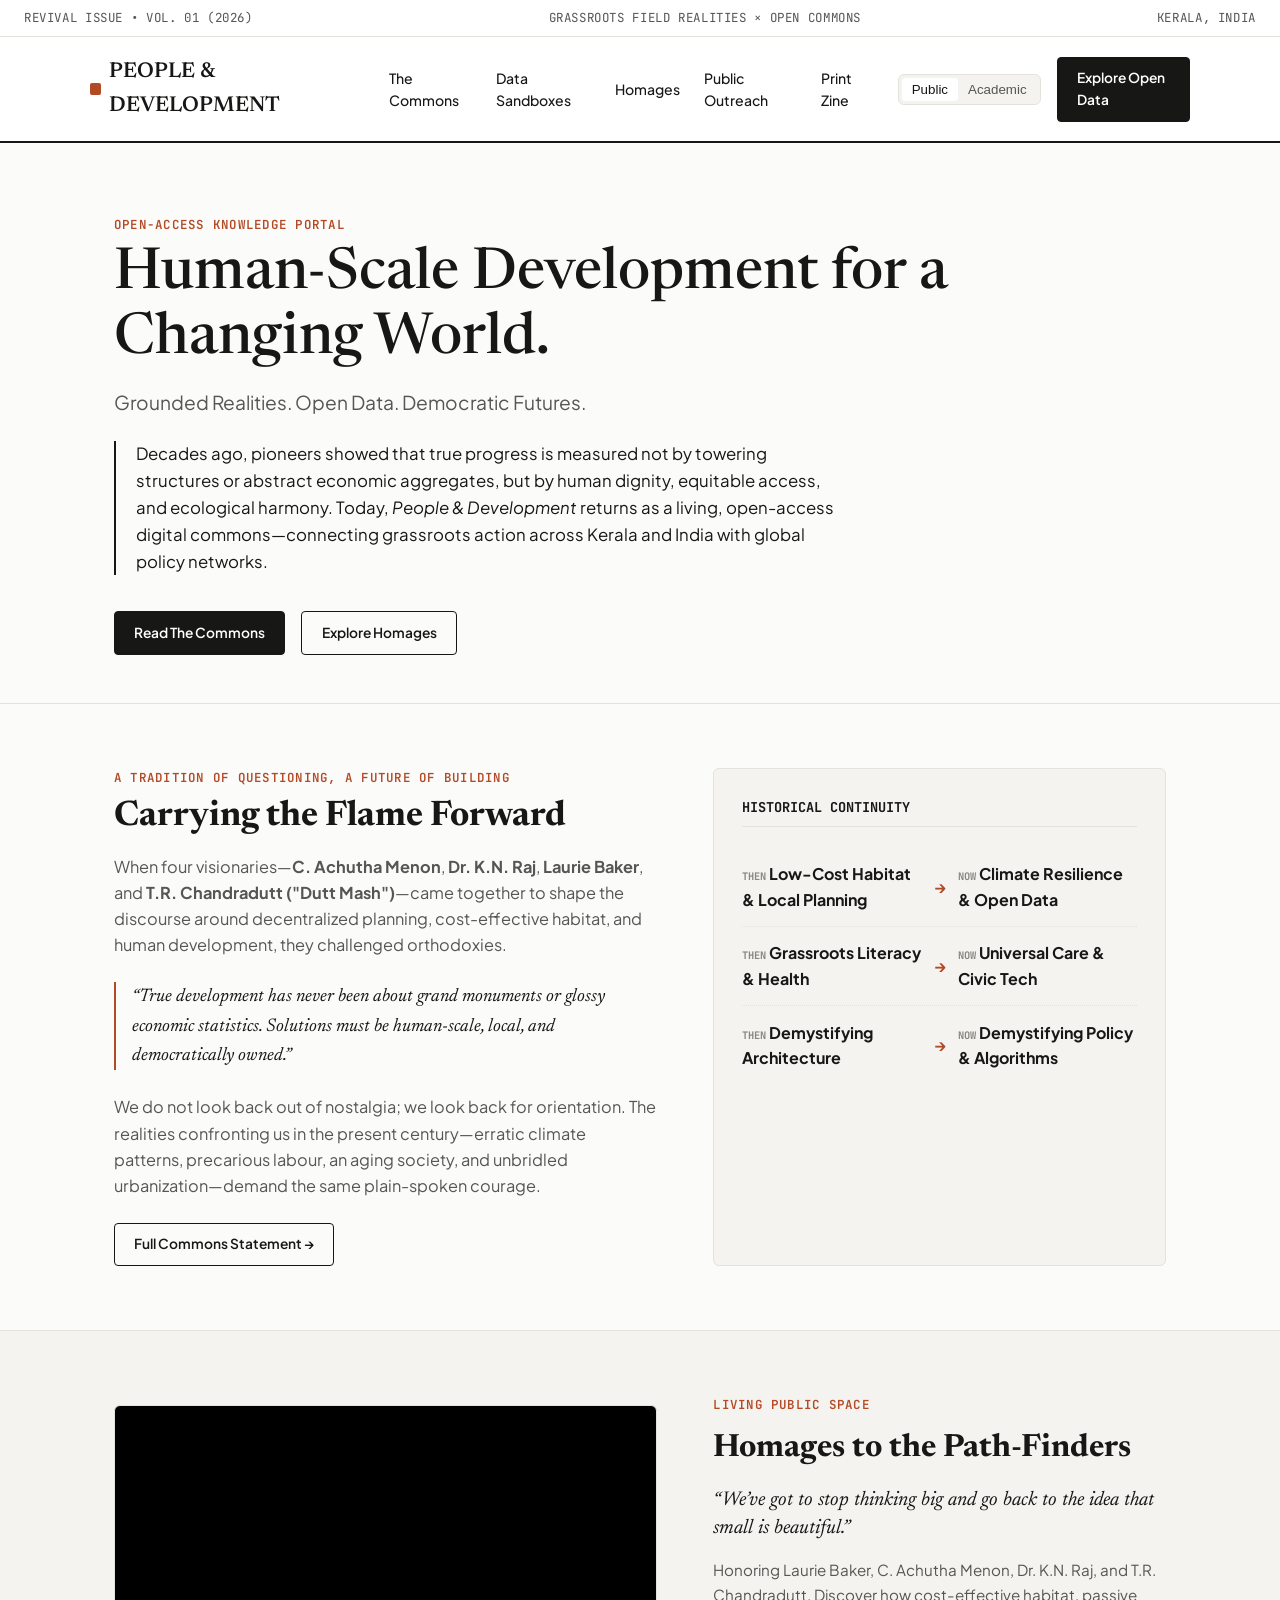
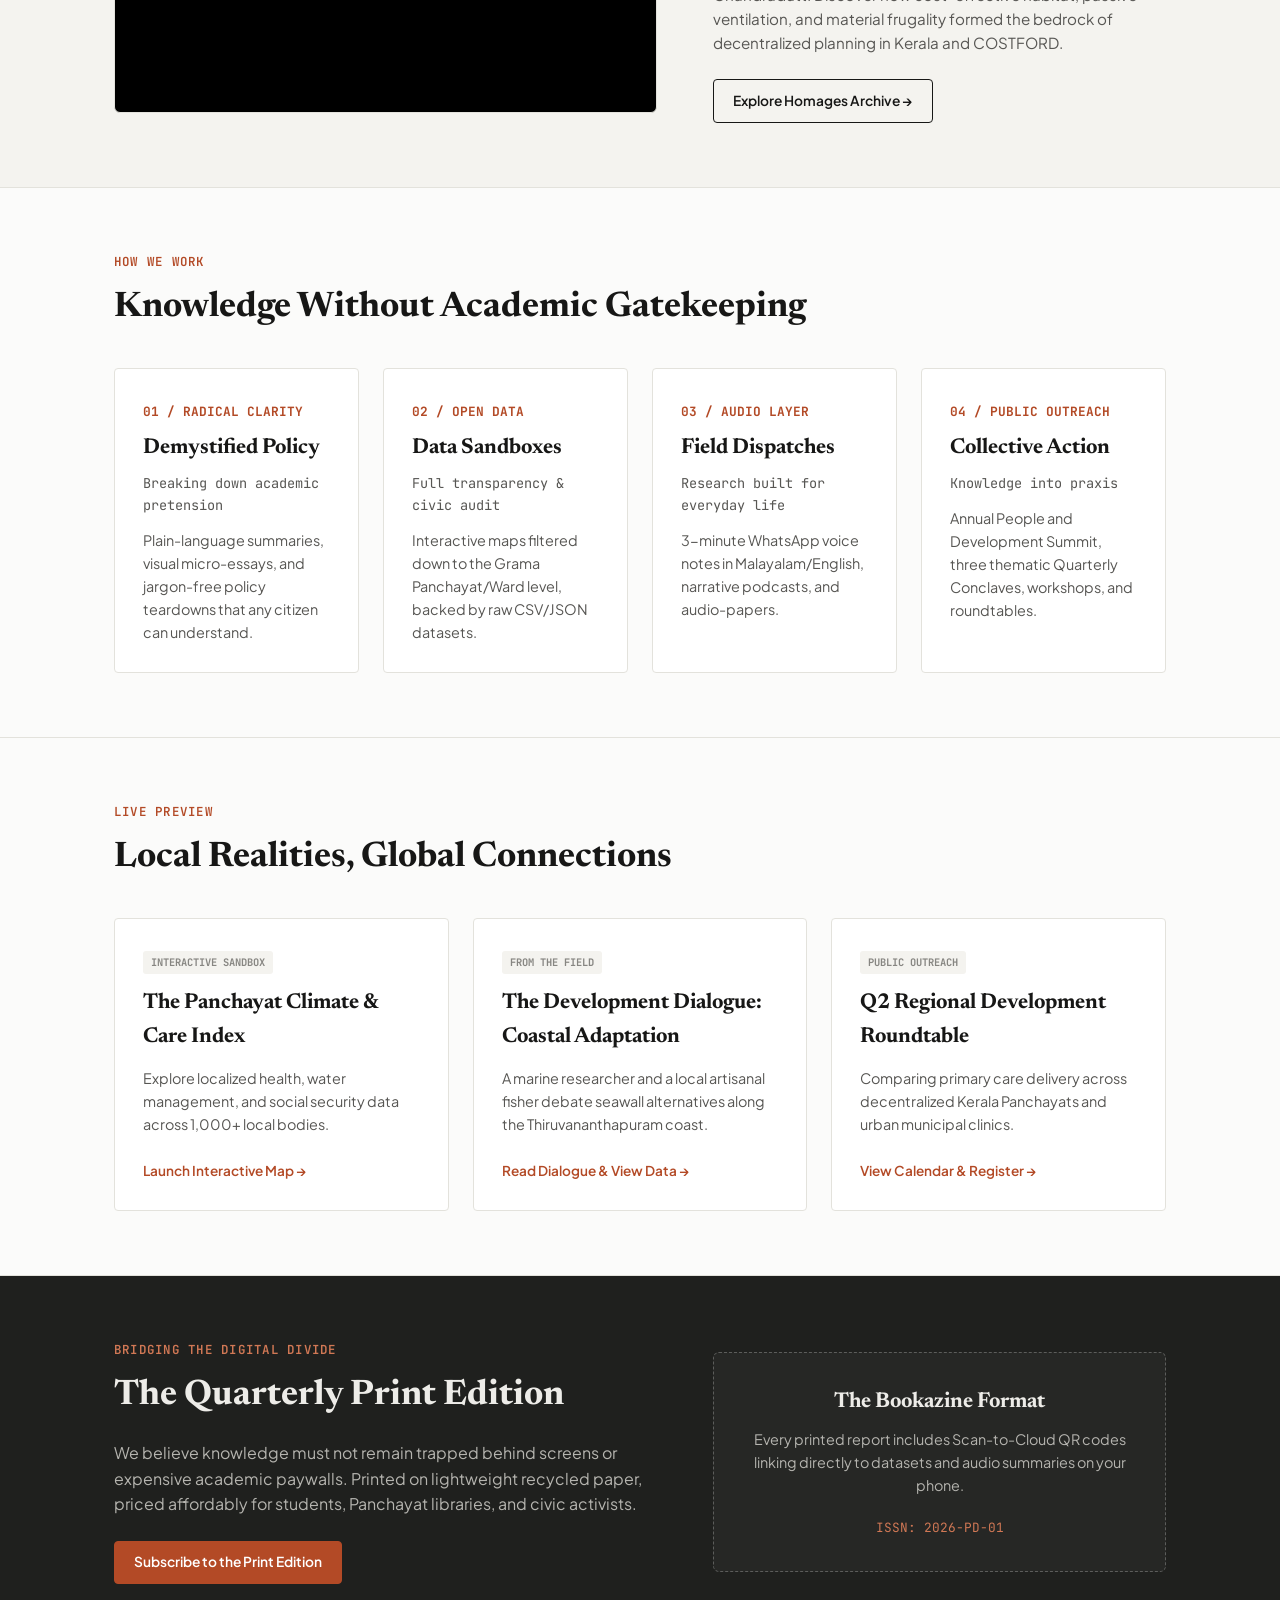
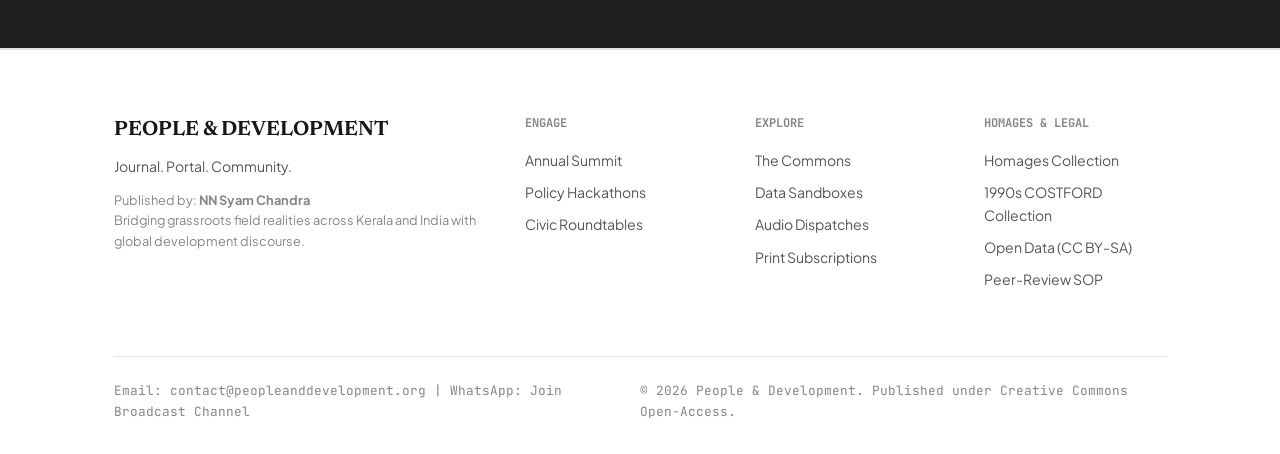
<file: index.html>
<!DOCTYPE html>
<html lang="en">
<head>
  <meta charset="UTF-8" />
  <meta name="viewport" content="width=device-width, initial-scale=1.0" />
  <title>People & Development — Human-Scale Development for a Changing World</title>
  <link rel="stylesheet" href="css/style.css" />
  <link rel="preconnect" href="https://fonts.googleapis.com">
  <link rel="preconnect" href="https://fonts.gstatic.com" crossorigin>
  <link href="https://fonts.googleapis.com/css2?family=Newsreader:ital,opsz,wght@0,6..72,400;0,6..72,500;0,6..72,600;1,6..72,400&family=Plus+Jakarta+Sans:wght@400;500;600;700&family=JetBrains+Mono:wght@400;500&display=swap" rel="stylesheet">
</head>
<body>

  <div class="top-bar">
    <div>Revival Issue • Vol. 01 (2026)</div>
    <div>Grassroots Field Realities × Open Commons</div>
    <div>Kerala, India</div>
  </div>

  <header>
    <div class="container nav-inner">
      <a href="index.html" class="brand">
        <span class="brand-mark"></span>
        PEOPLE &amp; DEVELOPMENT
      </a>

      <nav class="nav-links">
        <a href="the-commons.html">The Commons</a>
        <a href="sandboxes.html">Data Sandboxes</a>
        <a href="homages.html">Homages</a>
        <a href="events.html">Public Outreach</a>
        <a href="print-zine.html">Print Zine</a>
      </nav>

      <div class="nav-actions">
        <div class="toggle-wrap" role="group" aria-label="Audience View Switch">
          <button class="toggle-btn active" id="btn-public" onclick="switchView('public')">Public</button>
          <button class="toggle-btn" id="btn-academic" onclick="switchView('academic')">Academic</button>
        </div>
        <a href="sandboxes.html" class="btn btn-primary">Explore Open Data</a>
      </div>
    </div>
  </header>

  <main>
    <!-- Hero Section -->
    <section class="page-header">
      <div class="container">
        <span class="section-label">Open-Access Knowledge Portal</span>
        <h1 class="page-title" style="font-size: clamp(2.3rem, 4.5vw, 3.8rem); line-height: 1.12; max-width: 980px;">Human-Scale Development for a Changing World.</h1>
        <p class="page-intro" style="font-size: 1.2rem; margin-bottom: 1.5rem;">Grounded Realities. Open Data. Democratic Futures.</p>
        <p style="font-size: 1.05rem; max-width: 720px; margin-bottom: 2.25rem; border-left: 2px solid var(--border-dark); padding-left: 1.25rem;">
          Decades ago, pioneers showed that true progress is measured not by towering structures or abstract economic aggregates, but by human dignity, equitable access, and ecological harmony. Today, <em>People &amp; Development</em> returns as a living, open-access digital commons—connecting grassroots action across Kerala and India with global policy networks.
        </p>
        <div style="display: flex; gap: 1rem; flex-wrap: wrap;">
          <a href="the-commons.html" class="btn btn-primary">Read The Commons</a>
          <a href="homages.html" class="btn btn-secondary">Explore Homages</a>
        </div>
      </div>
    </section>

    <!-- The Commons Spotlight (Manifesto & Then vs Now) -->
    <section class="content-section">
      <div class="container grid-2">
        <div>
          <span class="section-label">A Tradition of Questioning, A Future of Building</span>
          <h2 style="font-family: var(--font-serif); font-size: 2.2rem; margin-bottom: 1rem; line-height: 1.2;">Carrying the Flame Forward</h2>
          <p style="margin-bottom: 1.2rem; color: var(--text-muted); font-size: 1.02rem;">
            When four visionaries—<strong>C. Achutha Menon</strong>, <strong>Dr. K.N. Raj</strong>, <strong>Laurie Baker</strong>, and <strong>T.R. Chandradutt ("Dutt Mash")</strong>—came together to shape the discourse around decentralized planning, cost-effective habitat, and human development, they challenged orthodoxies.
          </p>
          <div style="font-family: var(--font-serif); font-style: italic; font-size: 1.15rem; margin: 1.5rem 0; padding-left: 1rem; border-left: 2px solid var(--accent);">
            “True development has never been about grand monuments or glossy economic statistics. Solutions must be human-scale, local, and democratically owned.”
          </div>
          <p style="color: var(--text-muted); font-size: 1.02rem; margin-bottom: 1.5rem;">
            We do not look back out of nostalgia; we look back for orientation. The realities confronting us in the present century—erratic climate patterns, precarious labour, an aging society, and unbridled urbanization—demand the same plain-spoken courage.
          </p>
          <a href="the-commons.html" class="btn btn-secondary">Full Commons Statement →</a>
        </div>

        <div class="matrix-card">
          <h4 style="font-family: var(--font-mono); font-size: 0.85rem; text-transform: uppercase; margin-bottom: 1.25rem; border-bottom: 1px solid var(--border); padding-bottom: 0.5rem;">Historical Continuity</h4>
          <div class="matrix-row">
            <div>
              <span class="m-tag">Then</span>
              <strong>Low-Cost Habitat &amp; Local Planning</strong>
            </div>
            <div class="m-arrow">→</div>
            <div>
              <span class="m-tag">Now</span>
              <strong>Climate Resilience &amp; Open Data</strong>
            </div>
          </div>
          <div class="matrix-row">
            <div>
              <span class="m-tag">Then</span>
              <strong>Grassroots Literacy &amp; Health</strong>
            </div>
            <div class="m-arrow">→</div>
            <div>
              <span class="m-tag">Now</span>
              <strong>Universal Care &amp; Civic Tech</strong>
            </div>
          </div>
          <div class="matrix-row">
            <div>
              <span class="m-tag">Then</span>
              <strong>Demystifying Architecture</strong>
            </div>
            <div class="m-arrow">→</div>
            <div>
              <span class="m-tag">Now</span>
              <strong>Demystifying Policy &amp; Algorithms</strong>
            </div>
          </div>
        </div>
      </div>
    </section>

    <!-- Homages Spotlight / Video Frame -->
    <section class="content-section" style="background: var(--bg-alt);">
      <div class="container grid-2" style="align-items: center;">
        <div class="video-frame-wrap">
          <iframe 
            src="https://www.youtube-nocookie.com/embed/r6ni3aFraXE" 
            title="Laurie Baker: Uncommon Sense" 
            allow="accelerometer; autoplay; clipboard-write; encrypted-media; gyroscope; picture-in-picture" 
            allowfullscreen>
          </iframe>
        </div>
        <div>
          <span class="section-label">Living Public Space</span>
          <h2 style="font-family: var(--font-serif); font-size: 2rem; margin-bottom: 0.75rem;">Homages to the Path-Finders</h2>
          <blockquote style="font-family: var(--font-serif); font-size: 1.25rem; line-height: 1.4; font-style: italic; margin-bottom: 1rem;">
            “We’ve got to stop thinking big and go back to the idea that small is beautiful.”
          </blockquote>
          <p style="color: var(--text-muted); font-size: 0.95rem; margin-bottom: 1.5rem;">
            Honoring Laurie Baker, C. Achutha Menon, Dr. K.N. Raj, and T.R. Chandradutt. Discover how cost-effective habitat, passive ventilation, and material frugality formed the bedrock of decentralized planning in Kerala and COSTFORD.
          </p>
          <a href="homages.html" class="btn btn-secondary">Explore Homages Archive →</a>
        </div>
      </div>
    </section>

    <!-- Four Core Pillars -->
    <section class="content-section">
      <div class="container">
        <span class="section-label">How We Work</span>
        <h2 style="font-family: var(--font-serif); font-size: 2.2rem; margin-bottom: 2rem;">Knowledge Without Academic Gatekeeping</h2>
        <div class="grid-4">
          <div class="card">
            <span style="font-family: var(--font-mono); font-size: 0.8rem; color: var(--accent); font-weight: 700;">01 / RADICAL CLARITY</span>
            <h3 style="font-family: var(--font-serif); font-size: 1.35rem; margin: 0.5rem 0;">Demystified Policy</h3>
            <p style="font-size: 0.85rem; font-family: var(--font-mono); color: var(--text-muted); margin-bottom: 0.75rem;">Breaking down academic pretension</p>
            <p style="font-size: 0.9rem; color: var(--text-muted);">Plain-language summaries, visual micro-essays, and jargon-free policy teardowns that any citizen can understand.</p>
          </div>
          <div class="card">
            <span style="font-family: var(--font-mono); font-size: 0.8rem; color: var(--accent); font-weight: 700;">02 / OPEN DATA</span>
            <h3 style="font-family: var(--font-serif); font-size: 1.35rem; margin: 0.5rem 0;">Data Sandboxes</h3>
            <p style="font-size: 0.85rem; font-family: var(--font-mono); color: var(--text-muted); margin-bottom: 0.75rem;">Full transparency &amp; civic audit</p>
            <p style="font-size: 0.9rem; color: var(--text-muted);">Interactive maps filtered down to the Grama Panchayat/Ward level, backed by raw CSV/JSON datasets.</p>
          </div>
          <div class="card">
            <span style="font-family: var(--font-mono); font-size: 0.8rem; color: var(--accent); font-weight: 700;">03 / AUDIO LAYER</span>
            <h3 style="font-family: var(--font-serif); font-size: 1.35rem; margin: 0.5rem 0;">Field Dispatches</h3>
            <p style="font-size: 0.85rem; font-family: var(--font-mono); color: var(--text-muted); margin-bottom: 0.75rem;">Research built for everyday life</p>
            <p style="font-size: 0.9rem; color: var(--text-muted);">3-minute WhatsApp voice notes in Malayalam/English, narrative podcasts, and audio-papers.</p>
          </div>
          <div class="card">
            <span style="font-family: var(--font-mono); font-size: 0.8rem; color: var(--accent); font-weight: 700;">04 / PUBLIC OUTREACH</span>
            <h3 style="font-family: var(--font-serif); font-size: 1.35rem; margin: 0.5rem 0;">Collective Action</h3>
            <p style="font-size: 0.85rem; font-family: var(--font-mono); color: var(--text-muted); margin-bottom: 0.75rem;">Knowledge into praxis</p>
            <p style="font-size: 0.9rem; color: var(--text-muted);">Annual People and Development Summit, three thematic Quarterly Conclaves, workshops, and roundtables.</p>
          </div>
        </div>
      </div>
    </section>

    <!-- Live Preview Cards -->
    <section class="content-section">
      <div class="container">
        <span class="section-label">Live Preview</span>
        <h2 style="font-family: var(--font-serif); font-size: 2.2rem; margin-bottom: 2rem;">Local Realities, Global Connections</h2>
        <div class="grid-3">
          <div class="card" style="display: flex; flex-direction: column; justify-content: space-between;">
            <div>
              <span class="m-tag" style="background: var(--bg-alt); padding: 3px 8px; border-radius: 3px; display: inline-block; margin-bottom: 0.75rem;">Interactive Sandbox</span>
              <h3 style="font-family: var(--font-serif); font-size: 1.35rem; margin-bottom: 0.75rem;">The Panchayat Climate &amp; Care Index</h3>
              <p style="font-size: 0.9rem; color: var(--text-muted); margin-bottom: 1.5rem;">Explore localized health, water management, and social security data across 1,000+ local bodies.</p>
            </div>
            <a href="sandboxes.html" style="font-size: 0.85rem; font-weight: 600; color: var(--accent);">Launch Interactive Map →</a>
          </div>

          <div class="card" style="display: flex; flex-direction: column; justify-content: space-between;">
            <div>
              <span class="m-tag" style="background: var(--bg-alt); padding: 3px 8px; border-radius: 3px; display: inline-block; margin-bottom: 0.75rem;">From The Field</span>
              <h3 style="font-family: var(--font-serif); font-size: 1.35rem; margin-bottom: 0.75rem;">The Development Dialogue: Coastal Adaptation</h3>
              <p style="font-size: 0.9rem; color: var(--text-muted); margin-bottom: 1.5rem;">A marine researcher and a local artisanal fisher debate seawall alternatives along the Thiruvananthapuram coast.</p>
            </div>
            <a href="the-commons.html" style="font-size: 0.85rem; font-weight: 600; color: var(--accent);">Read Dialogue &amp; View Data →</a>
          </div>

          <div class="card" style="display: flex; flex-direction: column; justify-content: space-between;">
            <div>
              <span class="m-tag" style="background: var(--bg-alt); padding: 3px 8px; border-radius: 3px; display: inline-block; margin-bottom: 0.75rem;">Public Outreach</span>
              <h3 style="font-family: var(--font-serif); font-size: 1.35rem; margin-bottom: 0.75rem;">Q2 Regional Development Roundtable</h3>
              <p style="font-size: 0.9rem; color: var(--text-muted); margin-bottom: 1.5rem;">Comparing primary care delivery across decentralized Kerala Panchayats and urban municipal clinics.</p>
            </div>
            <a href="events.html" style="font-size: 0.85rem; font-weight: 600; color: var(--accent);">View Calendar &amp; Register →</a>
          </div>
        </div>
      </div>
    </section>

    <!-- Print Zine Banner -->
    <section class="content-section" style="background: #1f201e; color: #edece8;">
      <div class="container grid-2" style="align-items: center;">
        <div>
          <span class="section-label" style="color: #d17855;">Bridging the Digital Divide</span>
          <h2 style="font-family: var(--font-serif); font-size: 2.2rem; margin-bottom: 1rem;">The Quarterly Print Edition</h2>
          <p style="color: #b5b4af; font-size: 1rem; margin-bottom: 1.5rem;">
            We believe knowledge must not remain trapped behind screens or expensive academic paywalls. Printed on lightweight recycled paper, priced affordably for students, Panchayat libraries, and civic activists.
          </p>
          <a href="print-zine.html" class="btn btn-accent">Subscribe to the Print Edition</a>
        </div>
        <div style="border: 1px dashed rgba(255, 255, 255, 0.25); padding: 2rem; border-radius: 6px; text-align: center; background: rgba(255, 255, 255, 0.03);">
          <h4 style="font-family: var(--font-serif); font-size: 1.35rem; margin-bottom: 0.5rem;">The Bookazine Format</h4>
          <p style="color: #b5b4af; font-size: 0.9rem; margin-bottom: 1rem;">Every printed report includes Scan-to-Cloud QR codes linking directly to datasets and audio summaries on your phone.</p>
          <span style="font-family: var(--font-mono); font-size: 0.8rem; color: #d17855;">ISSN: 2026-PD-01</span>
        </div>
      </div>
    </section>
  </main>

  <footer>
    <div class="container">
      <div class="footer-top">
        <div>
          <h3 style="font-family: var(--font-serif); font-size: 1.3rem; margin-bottom: 0.5rem;">PEOPLE &amp; DEVELOPMENT</h3>
          <p style="color: var(--text-muted); font-size: 0.88rem; margin-bottom: 0.75rem;">Journal. Portal. Community.</p>
          <p style="font-size: 0.8rem; color: var(--text-subtle);">
            Published by: <strong>NN Syam Chandra</strong><br>
            Bridging grassroots field realities across Kerala and India with global development discourse.
          </p>
        </div>
        <div class="footer-col">
          <h5>Engage</h5>
          <ul>
            <li><a href="events.html">Annual Summit</a></li>
            <li><a href="events.html">Policy Hackathons</a></li>
            <li><a href="events.html">Civic Roundtables</a></li>
          </ul>
        </div>
        <div class="footer-col">
          <h5>Explore</h5>
          <ul>
            <li><a href="the-commons.html">The Commons</a></li>
            <li><a href="sandboxes.html">Data Sandboxes</a></li>
            <li><a href="the-commons.html">Audio Dispatches</a></li>
            <li><a href="print-zine.html">Print Subscriptions</a></li>
          </ul>
        </div>
        <div class="footer-col">
          <h5>Homages &amp; Legal</h5>
          <ul>
            <li><a href="homages.html">Homages Collection</a></li>
            <li><a href="homages.html">1990s COSTFORD Collection</a></li>
            <li><a href="#">Open Data (CC BY-SA)</a></li>
            <li><a href="#">Peer-Review SOP</a></li>
          </ul>
        </div>
      </div>
      <div class="footer-bottom">
        <div>
          Email: <a href="mailto:contact@peopleanddevelopment.org">contact@peopleanddevelopment.org</a> | WhatsApp: <a href="#">Join Broadcast Channel</a>
        </div>
        <div>© 2026 People &amp; Development. Published under Creative Commons Open-Access.</div>
      </div>
    </div>
  </footer>

  <script>
    function switchView(mode) {
      const publicBtn = document.getElementById('btn-public');
      const academicBtn = document.getElementById('btn-academic');
      if (mode === 'academic') {
        academicBtn.classList.add('active');
        publicBtn.classList.remove('active');
        document.body.classList.add('academic-view');
      } else {
        publicBtn.classList.add('active');
        academicBtn.classList.remove('active');
        document.body.classList.remove('academic-view');
      }
    }
  </script>
</body>
</html>
</file>
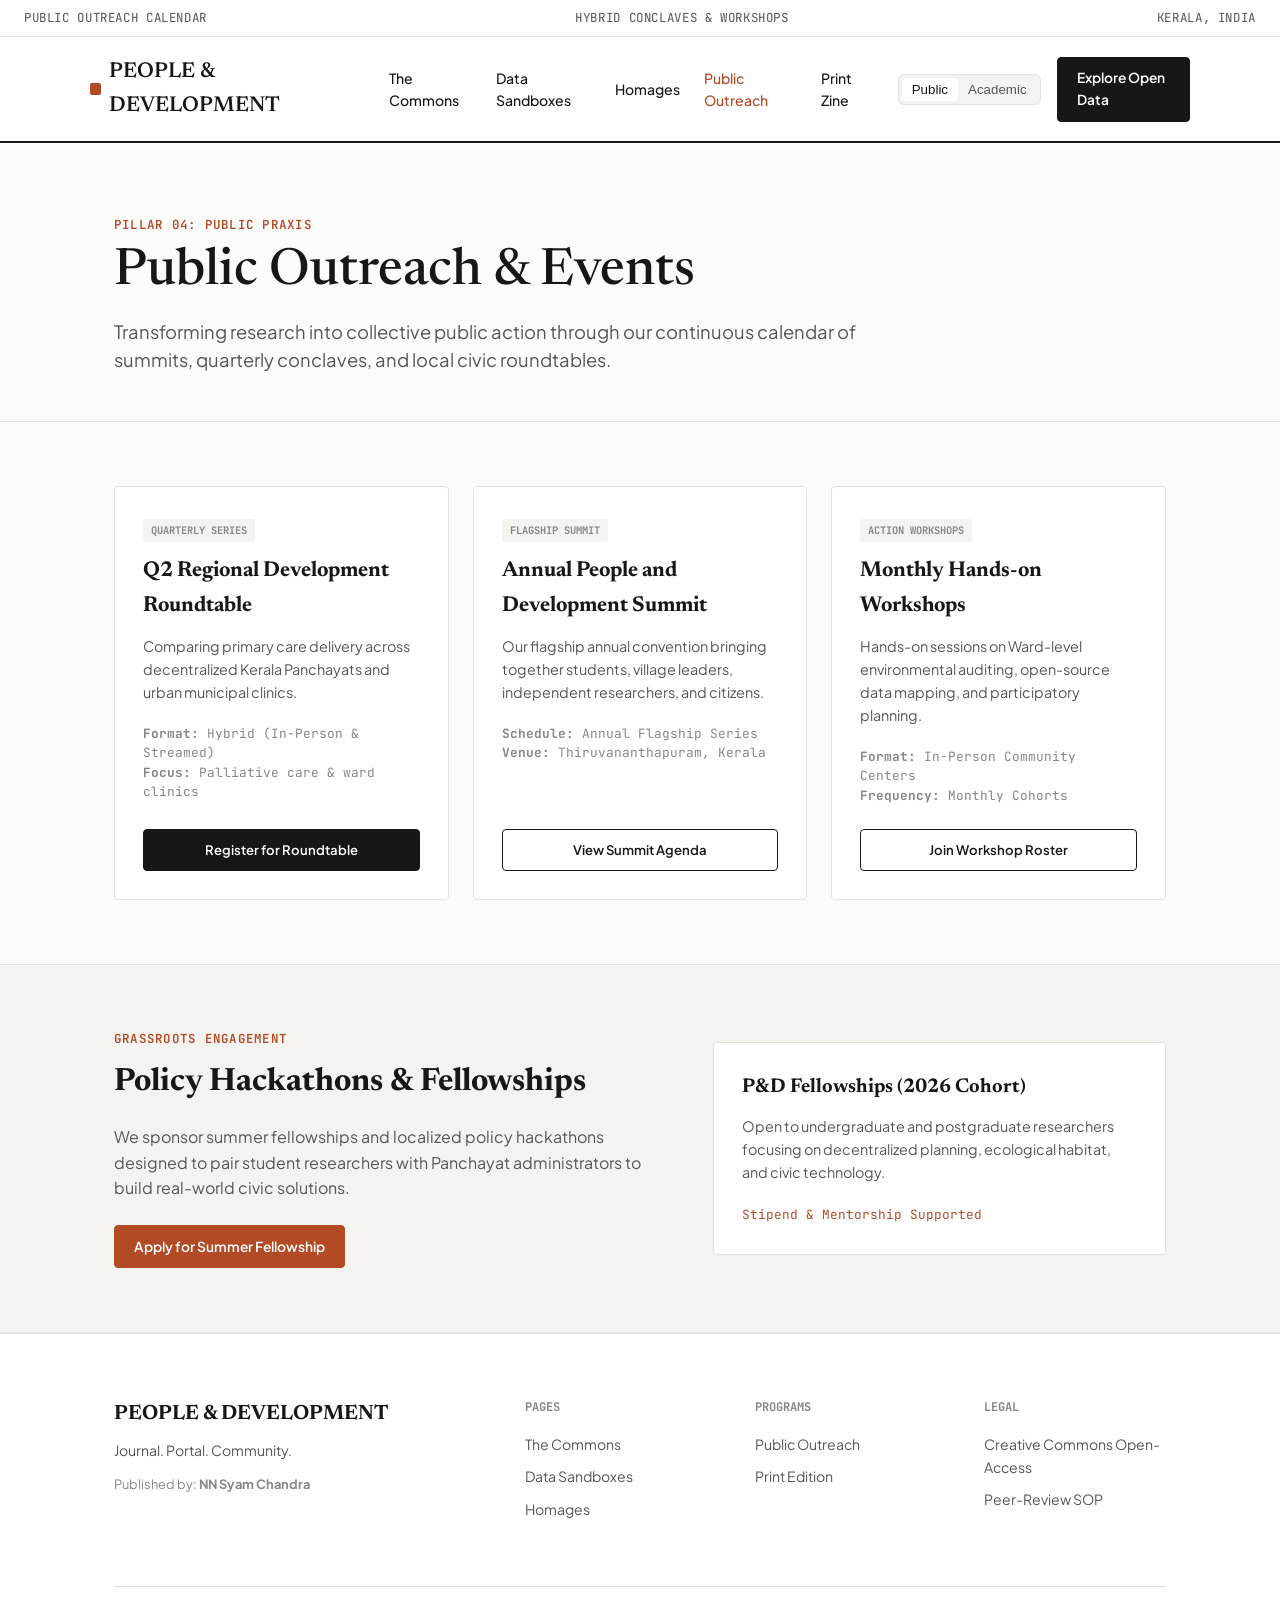
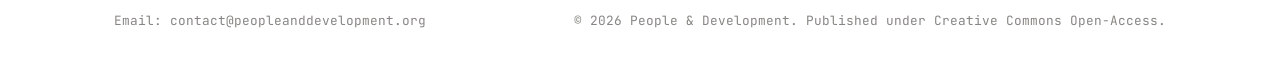
<file: events.html>
<!DOCTYPE html>
<html lang="en">
<head>
  <meta charset="UTF-8" />
  <meta name="viewport" content="width=device-width, initial-scale=1.0" />
  <title>Public Outreach & Events — People & Development</title>
  <link rel="stylesheet" href="css/style.css" />
  <link rel="preconnect" href="https://fonts.googleapis.com">
  <link rel="preconnect" href="https://fonts.gstatic.com" crossorigin>
  <link href="https://fonts.googleapis.com/css2?family=Newsreader:ital,opsz,wght@0,6..72,400;0,6..72,500;1,6..72,400&family=Plus+Jakarta+Sans:wght@400;500;600;700&family=JetBrains+Mono:wght@400;500&display=swap" rel="stylesheet">
</head>
<body>
  <div class="top-bar">
    <div>Public Outreach Calendar</div>
    <div>Hybrid Conclaves &amp; Workshops</div>
    <div>Kerala, India</div>
  </div>

  <header>
    <div class="container nav-inner">
      <a href="index.html" class="brand"><span class="brand-mark"></span> PEOPLE &amp; DEVELOPMENT</a>
      <nav class="nav-links">
        <a href="the-commons.html">The Commons</a>
        <a href="sandboxes.html">Data Sandboxes</a>
        <a href="homages.html">Homages</a>
        <a href="events.html" class="active">Public Outreach</a>
        <a href="print-zine.html">Print Zine</a>
      </nav>
      <div class="nav-actions">
        <div class="toggle-wrap" role="group" aria-label="Audience View Switch">
          <button class="toggle-btn active" id="btn-public" onclick="switchView('public')">Public</button>
          <button class="toggle-btn" id="btn-academic" onclick="switchView('academic')">Academic</button>
        </div>
        <a href="sandboxes.html" class="btn btn-primary">Explore Open Data</a>
      </div>
    </div>
  </header>

  <main>
    <section class="page-header">
      <div class="container">
        <span class="section-label">Pillar 04: Public Praxis</span>
        <h1 class="page-title">Public Outreach &amp; Events</h1>
        <p class="page-intro">
          Transforming research into collective public action through our continuous calendar of summits, quarterly conclaves, and local civic roundtables.
        </p>
      </div>
    </section>

    <!-- Outreach Calendar Grid -->
    <section class="content-section">
      <div class="container">
        <div class="grid-3">
          <!-- Card 1 -->
          <div class="card" style="display: flex; flex-direction: column; justify-content: space-between;">
            <div>
              <span class="m-tag" style="background: var(--bg-alt); padding: 3px 8px; border-radius: 3px; display: inline-block; margin-bottom: 0.75rem;">Quarterly Series</span>
              <h3 style="font-family: var(--font-serif); font-size: 1.35rem; margin-bottom: 0.75rem;">Q2 Regional Development Roundtable</h3>
              <p style="font-size: 0.9rem; color: var(--text-muted); margin-bottom: 1.25rem;">
                Comparing primary care delivery across decentralized Kerala Panchayats and urban municipal clinics.
              </p>
              <div style="font-family: var(--font-mono); font-size: 0.8rem; color: var(--text-subtle); margin-bottom: 1.5rem; line-height: 1.5;">
                <strong>Format:</strong> Hybrid (In-Person &amp; Streamed)<br>
                <strong>Focus:</strong> Palliative care &amp; ward clinics
              </div>
            </div>
            <a href="#" class="btn btn-primary" style="font-size: 0.82rem; text-align: center;">Register for Roundtable</a>
          </div>

          <!-- Card 2 -->
          <div class="card" style="display: flex; flex-direction: column; justify-content: space-between;">
            <div>
              <span class="m-tag" style="background: var(--bg-alt); padding: 3px 8px; border-radius: 3px; display: inline-block; margin-bottom: 0.75rem;">Flagship Summit</span>
              <h3 style="font-family: var(--font-serif); font-size: 1.35rem; margin-bottom: 0.75rem;">Annual People and Development Summit</h3>
              <p style="font-size: 0.9rem; color: var(--text-muted); margin-bottom: 1.25rem;">
                Our flagship annual convention bringing together students, village leaders, independent researchers, and citizens.
              </p>
              <div style="font-family: var(--font-mono); font-size: 0.8rem; color: var(--text-subtle); margin-bottom: 1.5rem; line-height: 1.5;">
                <strong>Schedule:</strong> Annual Flagship Series<br>
                <strong>Venue:</strong> Thiruvananthapuram, Kerala
              </div>
            </div>
            <a href="#" class="btn btn-secondary" style="font-size: 0.82rem; text-align: center;">View Summit Agenda</a>
          </div>

          <!-- Card 3 -->
          <div class="card" style="display: flex; flex-direction: column; justify-content: space-between;">
            <div>
              <span class="m-tag" style="background: var(--bg-alt); padding: 3px 8px; border-radius: 3px; display: inline-block; margin-bottom: 0.75rem;">Action Workshops</span>
              <h3 style="font-family: var(--font-serif); font-size: 1.35rem; margin-bottom: 0.75rem;">Monthly Hands-on Workshops</h3>
              <p style="font-size: 0.9rem; color: var(--text-muted); margin-bottom: 1.25rem;">
                Hands-on sessions on Ward-level environmental auditing, open-source data mapping, and participatory planning.
              </p>
              <div style="font-family: var(--font-mono); font-size: 0.8rem; color: var(--text-subtle); margin-bottom: 1.5rem; line-height: 1.5;">
                <strong>Format:</strong> In-Person Community Centers<br>
                <strong>Frequency:</strong> Monthly Cohorts
              </div>
            </div>
            <a href="#" class="btn btn-secondary" style="font-size: 0.82rem; text-align: center;">Join Workshop Roster</a>
          </div>
        </div>
      </div>
    </section>

    <!-- Civic Roundtables & Fellowships Banner -->
    <section class="content-section" style="background: var(--bg-alt);">
      <div class="container grid-2" style="align-items: center;">
        <div>
          <span class="section-label">Grassroots Engagement</span>
          <h2 style="font-family: var(--font-serif); font-size: 2rem; margin-bottom: 1rem;">Policy Hackathons &amp; Fellowships</h2>
          <p style="color: var(--text-muted); font-size: 1rem; line-height: 1.6; margin-bottom: 1.5rem;">
            We sponsor summer fellowships and localized policy hackathons designed to pair student researchers with Panchayat administrators to build real-world civic solutions.
          </p>
          <a href="#" class="btn btn-accent">Apply for Summer Fellowship</a>
        </div>
        <div class="card">
          <h4 style="font-family: var(--font-serif); font-size: 1.25rem; margin-bottom: 0.75rem;">P&amp;D Fellowships (2026 Cohort)</h4>
          <p style="font-size: 0.9rem; color: var(--text-muted); margin-bottom: 1rem;">
            Open to undergraduate and postgraduate researchers focusing on decentralized planning, ecological habitat, and civic technology.
          </p>
          <span style="font-family: var(--font-mono); font-size: 0.8rem; color: var(--accent);">Stipend &amp; Mentorship Supported</span>
        </div>
      </div>
    </section>
  </main>

  <footer>
    <div class="container">
      <div class="footer-top">
        <div>
          <h3 style="font-family: var(--font-serif); font-size: 1.3rem; margin-bottom: 0.5rem;">PEOPLE &amp; DEVELOPMENT</h3>
          <p style="color: var(--text-muted); font-size: 0.88rem; margin-bottom: 0.75rem;">Journal. Portal. Community.</p>
          <p style="font-size: 0.8rem; color: var(--text-subtle);">Published by: <strong>NN Syam Chandra</strong></p>
        </div>
        <div class="footer-col">
          <h5>Pages</h5>
          <ul>
            <li><a href="the-commons.html">The Commons</a></li>
            <li><a href="sandboxes.html">Data Sandboxes</a></li>
            <li><a href="homages.html">Homages</a></li>
          </ul>
        </div>
        <div class="footer-col">
          <h5>Programs</h5>
          <ul>
            <li><a href="events.html">Public Outreach</a></li>
            <li><a href="print-zine.html">Print Edition</a></li>
          </ul>
        </div>
        <div class="footer-col">
          <h5>Legal</h5>
          <ul>
            <li><a href="#">Creative Commons Open-Access</a></li>
            <li><a href="#">Peer-Review SOP</a></li>
          </ul>
        </div>
      </div>
      <div class="footer-bottom">
        <div>Email: <a href="mailto:contact@peopleanddevelopment.org">contact@peopleanddevelopment.org</a></div>
        <div>© 2026 People &amp; Development. Published under Creative Commons Open-Access.</div>
      </div>
    </div>
  </footer>

  <script>
    function switchView(mode) {
      const publicBtn = document.getElementById('btn-public');
      const academicBtn = document.getElementById('btn-academic');
      if (mode === 'academic') {
        academicBtn.classList.add('active');
        publicBtn.classList.remove('active');
        document.body.classList.add('academic-view');
      } else {
        publicBtn.classList.add('active');
        academicBtn.classList.remove('active');
        document.body.classList.remove('academic-view');
      }
    }
  </script>
</body>
</html>
</file>
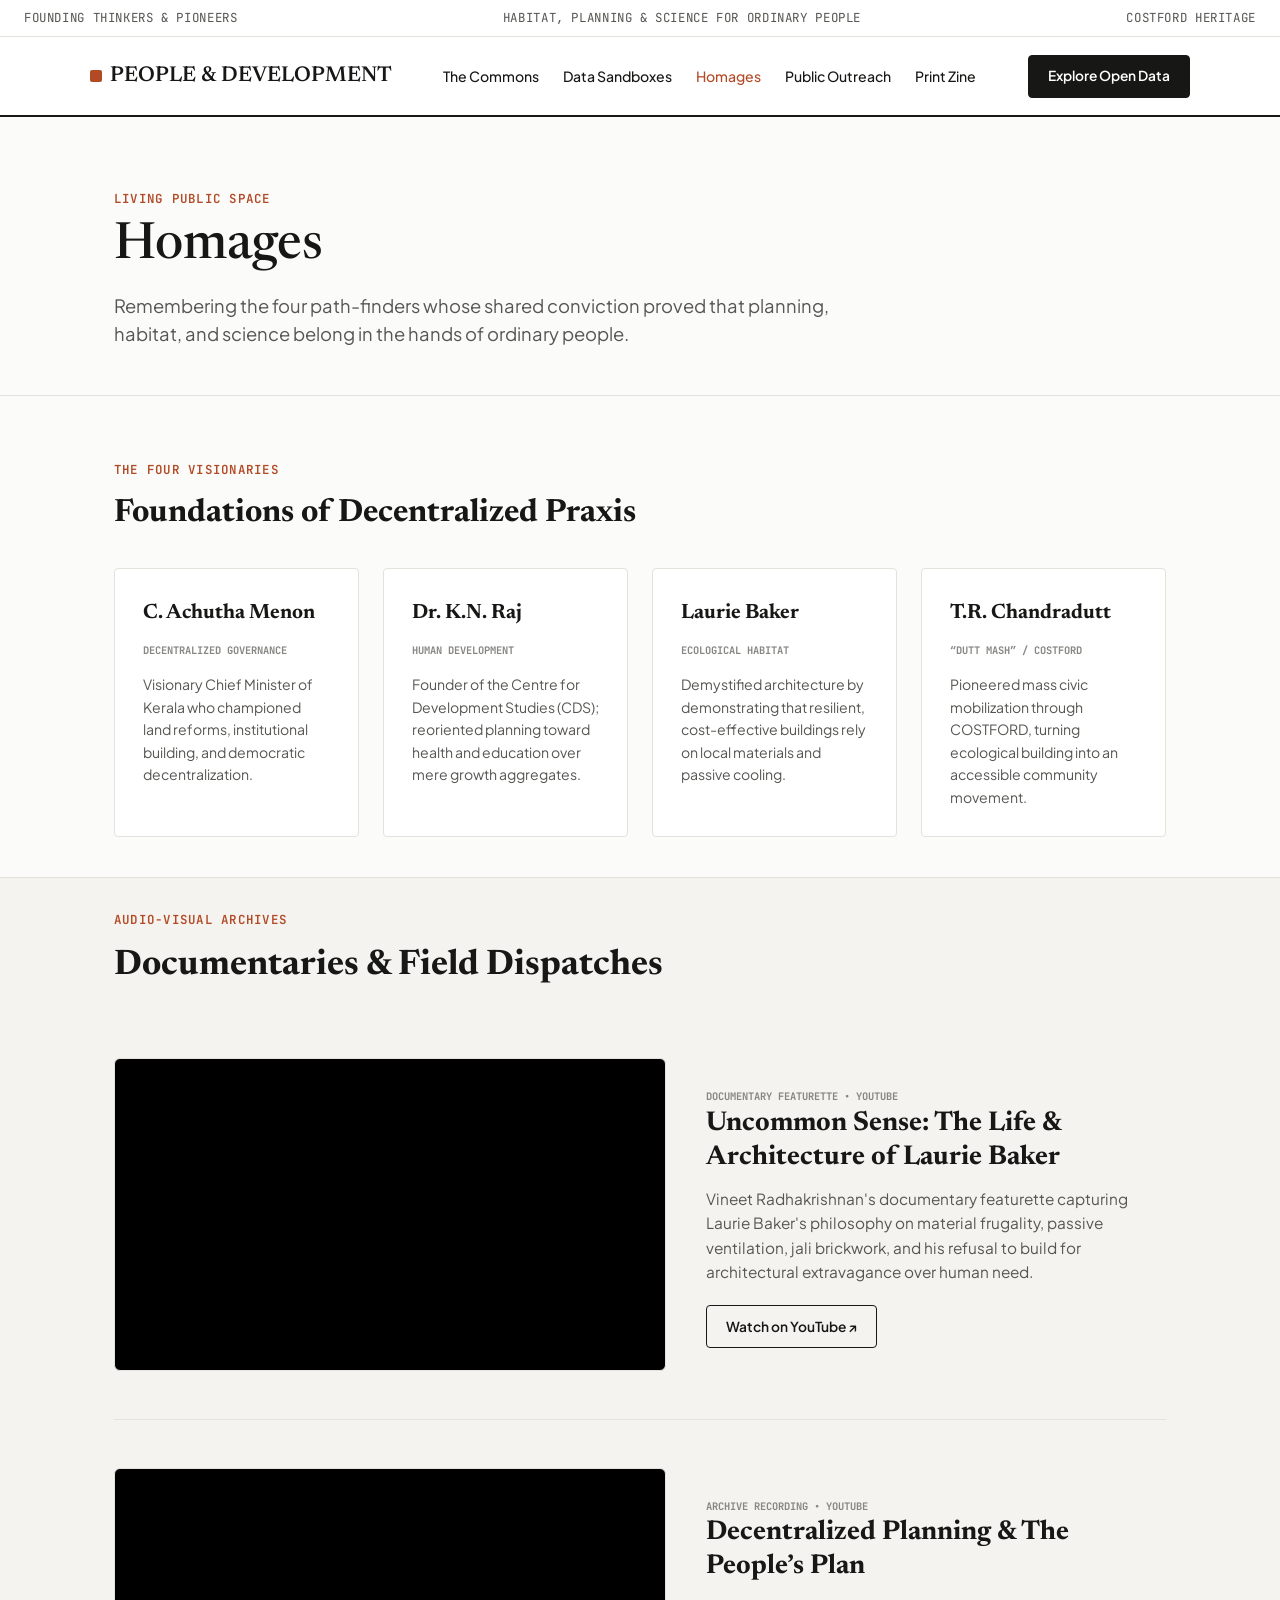
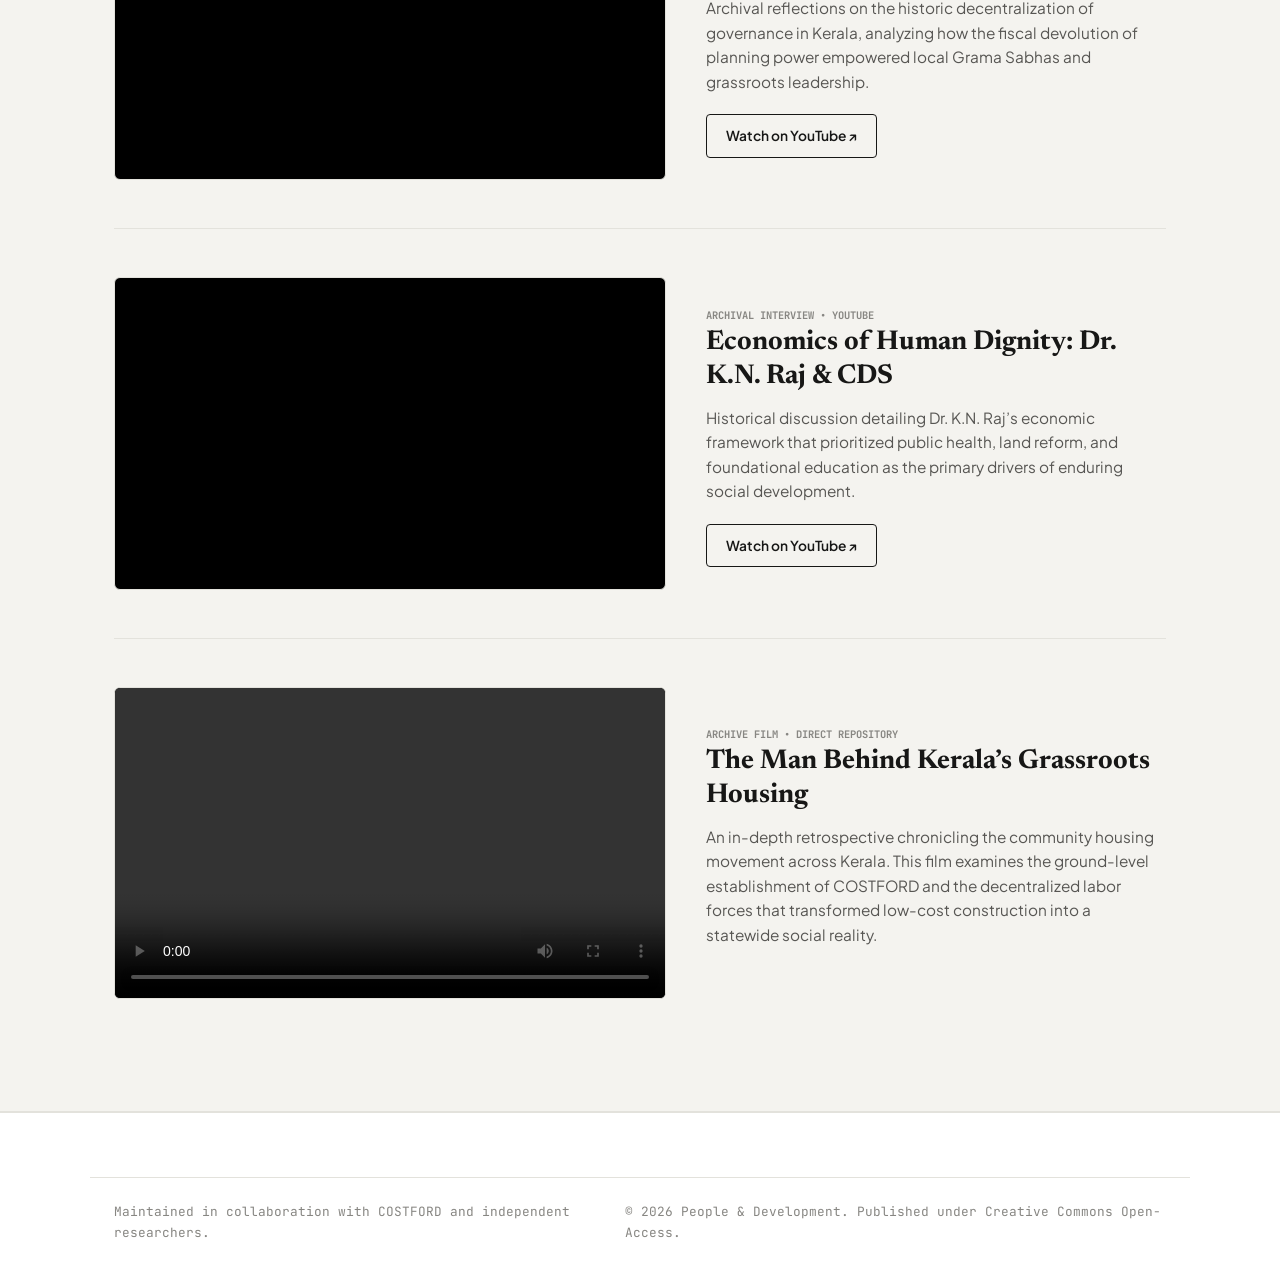
<file: homages.html>
<!DOCTYPE html>
<html lang="en">
<head>
  <meta charset="UTF-8" />
  <meta name="viewport" content="width=device-width, initial-scale=1.0" />
  <title>Homages — People & Development</title>
  <link rel="stylesheet" href="css/style.css" />
  <link rel="preconnect" href="https://fonts.googleapis.com">
  <link rel="preconnect" href="https://fonts.gstatic.com" crossorigin>
  <link href="https://fonts.googleapis.com/css2?family=Newsreader:ital,opsz,wght@0,6..72,400;0,6..72,500;1,6..72,400&family=Plus+Jakarta+Sans:wght@400;500;600;700&family=JetBrains+Mono:wght@400;500&display=swap" rel="stylesheet">
  <style>
    .video-entry {
      display: grid;
      grid-template-columns: 1.2fr 1fr;
      gap: 2.5rem;
      align-items: center;
      padding: 3rem 0;
      border-bottom: 1px solid var(--border);
    }
    .video-entry:last-child {
      border-bottom: none;
    }
    .video-media-box {
      position: relative;
      width: 100%;
      border-radius: 6px;
      overflow: hidden;
      background: #000;
      border: 1px solid var(--border);
    }
    .video-responsive {
      position: relative;
      padding-bottom: 56.25%;
      height: 0;
      overflow: hidden;
    }
    .video-responsive iframe,
    .video-responsive video {
      position: absolute;
      top: 0;
      left: 0;
      width: 100%;
      height: 100%;
      border: 0;
      object-fit: cover;
    }
    .video-details h3 {
      font-family: var(--font-serif);
      font-size: 1.7rem;
      line-height: 1.25;
      margin-bottom: 0.75rem;
    }
    .video-details p {
      color: var(--text-muted);
      font-size: 0.96rem;
      line-height: 1.6;
      margin-bottom: 1.25rem;
    }
    @media (max-width: 900px) {
      .video-entry {
        grid-template-columns: 1fr;
        gap: 1.5rem;
      }
    }
  </style>
</head>
<body>
  <div class="top-bar">
    <div>Founding Thinkers &amp; Pioneers</div>
    <div>Habitat, Planning &amp; Science for Ordinary People</div>
    <div>COSTFORD Heritage</div>
  </div>

  <header>
    <div class="container nav-inner">
      <a href="index.html" class="brand"><span class="brand-mark"></span> PEOPLE &amp; DEVELOPMENT</a>
      <nav class="nav-links">
        <a href="the-commons.html">The Commons</a>
        <a href="sandboxes.html">Data Sandboxes</a>
        <a href="homages.html" class="active">Homages</a>
        <a href="events.html">Public Outreach</a>
        <a href="print-zine.html">Print Zine</a>
      </nav>
      <div class="nav-actions">
        <a href="sandboxes.html" class="btn btn-primary">Explore Open Data</a>
      </div>
    </div>
  </header>

  <main>
    <section class="page-header">
      <div class="container">
        <span class="section-label">Living Public Space</span>
        <h1 class="page-title">Homages</h1>
        <p class="page-intro">
          Remembering the four path-finders whose shared conviction proved that planning, habitat, and science belong in the hands of ordinary people.
        </p>
      </div>
    </section>

    <!-- Four Visionaries Overview -->
    <section class="content-section" style="padding-bottom: 2.5rem;">
      <div class="container">
        <span class="section-label">The Four Visionaries</span>
        <h2 style="font-family: var(--font-serif); font-size: 2rem; margin-bottom: 1.75rem;">Foundations of Decentralized Praxis</h2>
        <div class="grid-4">
          <div class="card">
            <h3 style="font-family: var(--font-serif); font-size: 1.3rem; margin-bottom: 0.35rem;">C. Achutha Menon</h3>
            <span class="m-tag">Decentralized Governance</span>
            <p style="font-size: 0.88rem; color: var(--text-muted); margin-top: 0.75rem;">Visionary Chief Minister of Kerala who championed land reforms, institutional building, and democratic decentralization.</p>
          </div>
          <div class="card">
            <h3 style="font-family: var(--font-serif); font-size: 1.3rem; margin-bottom: 0.35rem;">Dr. K.N. Raj</h3>
            <span class="m-tag">Human Development</span>
            <p style="font-size: 0.88rem; color: var(--text-muted); margin-top: 0.75rem;">Founder of the Centre for Development Studies (CDS); reoriented planning toward health and education over mere growth aggregates.</p>
          </div>
          <div class="card">
            <h3 style="font-family: var(--font-serif); font-size: 1.3rem; margin-bottom: 0.35rem;">Laurie Baker</h3>
            <span class="m-tag">Ecological Habitat</span>
            <p style="font-size: 0.88rem; color: var(--text-muted); margin-top: 0.75rem;">Demystified architecture by demonstrating that resilient, cost-effective buildings rely on local materials and passive cooling.</p>
          </div>
          <div class="card">
            <h3 style="font-family: var(--font-serif); font-size: 1.3rem; margin-bottom: 0.35rem;">T.R. Chandradutt</h3>
            <span class="m-tag">“Dutt Mash” / COSTFORD</span>
            <p style="font-size: 0.88rem; color: var(--text-muted); margin-top: 0.75rem;">Pioneered mass civic mobilization through COSTFORD, turning ecological building into an accessible community movement.</p>
          </div>
        </div>
      </div>
    </section>

    <!-- Video Dispatches & Documentaries -->
    <section class="content-section" style="background: var(--bg-alt); padding-top: 2rem;">
      <div class="container">
        <span class="section-label">Audio-Visual Archives</span>
        <h2 style="font-family: var(--font-serif); font-size: 2.2rem; margin-bottom: 1rem;">Documentaries &amp; Field Dispatches</h2>

        <!-- Video 1: Laurie Baker (YouTube) -->
        <article class="video-entry">
          <div class="video-media-box video-responsive">
            <iframe 
              src="https://www.youtube-nocookie.com/embed/r6ni3aFraXE" 
              title="Uncommon Sense: The Life &amp; Architecture of Laurie Baker" 
              allow="accelerometer; autoplay; clipboard-write; encrypted-media; gyroscope; picture-in-picture" 
              allowfullscreen>
            </iframe>
          </div>
          <div class="video-details">
            <span class="m-tag">Documentary Featurette • YouTube</span>
            <h3>Uncommon Sense: The Life &amp; Architecture of Laurie Baker</h3>
            <p>
              Vineet Radhakrishnan's documentary featurette capturing Laurie Baker's philosophy on material frugality, passive ventilation, jali brickwork, and his refusal to build for architectural extravagance over human need.
            </p>
            <a href="https://youtu.be/r6ni3aFraXE" target="_blank" rel="noopener noreferrer" class="btn btn-secondary">Watch on YouTube ↗</a>
          </div>
        </article>

        <!-- Video 2: C. Achutha Menon (YouTube) -->
        <article class="video-entry">
          <div class="video-media-box video-responsive">
            <iframe 
              src="https://www.youtube-nocookie.com/embed/dIwPAMZxp48" 
              title="Historical Homage Dispatch 02" 
              allow="accelerometer; autoplay; clipboard-write; encrypted-media; gyroscope; picture-in-picture" 
              allowfullscreen>
            </iframe>
          </div>
          <div class="video-details">
            <span class="m-tag">Archive Recording • YouTube</span>
            <h3>Decentralized Planning &amp; The People’s Plan</h3>
            <p>
              Archival reflections on the historic decentralization of governance in Kerala, analyzing how the fiscal devolution of planning power empowered local Grama Sabhas and grassroots leadership.
            </p>
            <a href="https://youtu.be/dIwPAMZxp48" target="_blank" rel="noopener noreferrer" class="btn btn-secondary">Watch on YouTube ↗</a>
          </div>
        </article>

        <!-- Video 3: Dr. K.N. Raj (YouTube) -->
        <article class="video-entry">
          <div class="video-media-box video-responsive">
            <iframe 
              src="https://www.youtube-nocookie.com/embed/0m1ZQ4lVzL0" 
              title="Historical Homage Dispatch 03" 
              allow="accelerometer; autoplay; clipboard-write; encrypted-media; gyroscope; picture-in-picture" 
              allowfullscreen>
            </iframe>
          </div>
          <div class="video-details">
            <span class="m-tag">Archival Interview • YouTube</span>
            <h3>Economics of Human Dignity: Dr. K.N. Raj &amp; CDS</h3>
            <p>
              Historical discussion detailing Dr. K.N. Raj’s economic framework that prioritized public health, land reform, and foundational education as the primary drivers of enduring social development.
            </p>
            <a href="https://youtu.be/0m1ZQ4lVzL0" target="_blank" rel="noopener noreferrer" class="btn btn-secondary">Watch on YouTube ↗</a>
          </div>
        </article>

        <!-- Video 4: Local File from Repository (MP4) -->
        <article class="video-entry">
          <div class="video-media-box video-responsive">
            <video controls preload="metadata">
              <source src="The_Man_Behind_Kerala’s_Grassroots_Housing_Revolution.mp4" type="video/mp4">
              Your browser does not support the video tag.
            </video>
          </div>
          <div class="video-details">
            <span class="m-tag">Archive Film • Direct Repository</span>
            <h3>The Man Behind Kerala’s Grassroots Housing</h3>
            <p>
              An in-depth retrospective chronicling the community housing movement across Kerala. This film examines the ground-level establishment of COSTFORD and the decentralized labor forces that transformed low-cost construction into a statewide social reality.
            </p>
          </div>
        </article>

      </div>
    </section>
  </main>

  <footer>
    <div class="container footer-bottom">
      <div>Maintained in collaboration with COSTFORD and independent researchers.</div>
      <div>© 2026 People &amp; Development. Published under Creative Commons Open-Access.</div>
    </div>
  </footer>
</body>
</html>
</file>
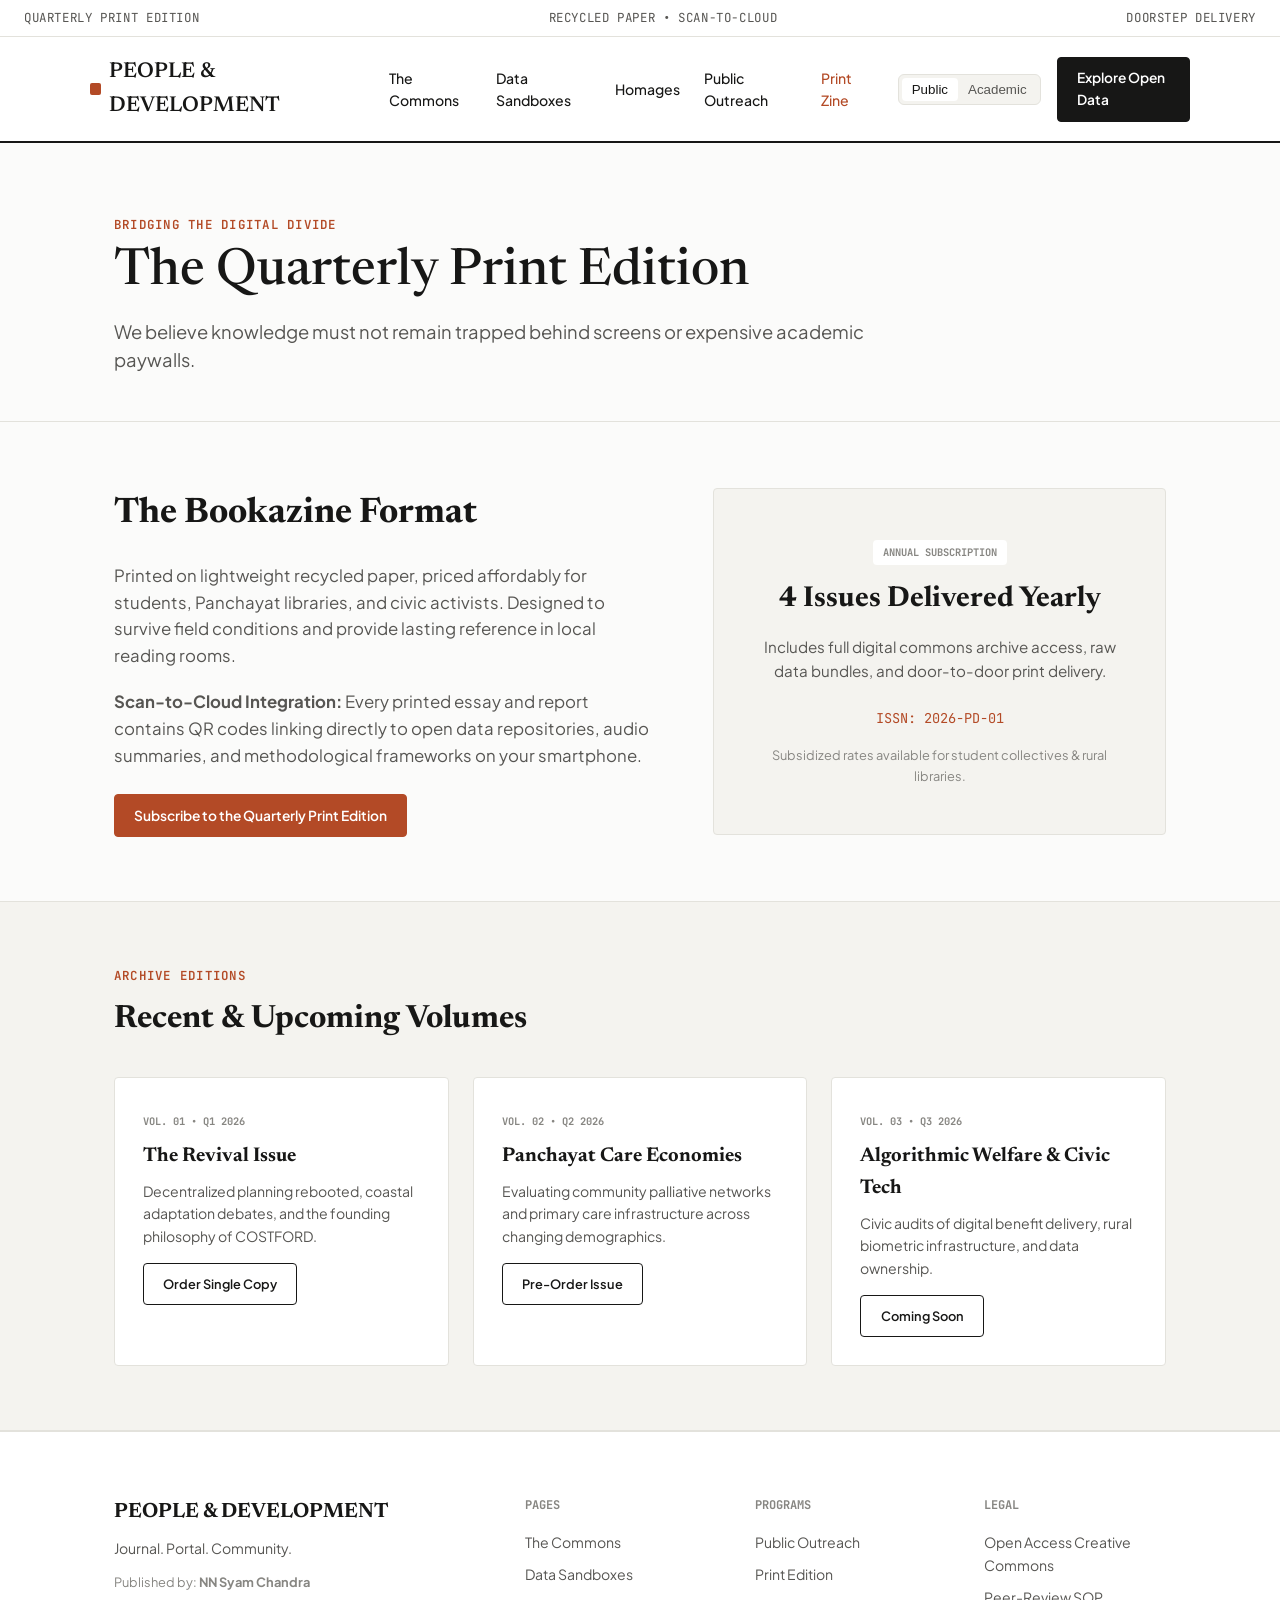
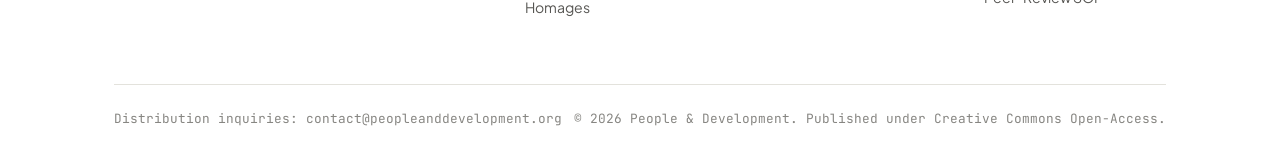
<file: print-zine.html>
<!DOCTYPE html>
<html lang="en">
<head>
  <meta charset="UTF-8" />
  <meta name="viewport" content="width=device-width, initial-scale=1.0" />
  <title>Print Zine — People & Development</title>
  <link rel="stylesheet" href="css/style.css" />
  <link rel="preconnect" href="https://fonts.googleapis.com">
  <link rel="preconnect" href="https://fonts.gstatic.com" crossorigin>
  <link href="https://fonts.googleapis.com/css2?family=Newsreader:ital,opsz,wght@0,6..72,400;0,6..72,500;1,6..72,400&family=Plus+Jakarta+Sans:wght@400;500;600;700&family=JetBrains+Mono:wght@400;500&display=swap" rel="stylesheet">
</head>
<body>
  <div class="top-bar">
    <div>Quarterly Print Edition</div>
    <div>Recycled Paper • Scan-to-Cloud</div>
    <div>Doorstep Delivery</div>
  </div>

  <header>
    <div class="container nav-inner">
      <a href="index.html" class="brand"><span class="brand-mark"></span> PEOPLE &amp; DEVELOPMENT</a>
      <nav class="nav-links">
        <a href="the-commons.html">The Commons</a>
        <a href="sandboxes.html">Data Sandboxes</a>
        <a href="homages.html">Homages</a>
        <a href="events.html">Public Outreach</a>
        <a href="print-zine.html" class="active">Print Zine</a>
      </nav>
      <div class="nav-actions">
        <div class="toggle-wrap" role="group" aria-label="Audience View Switch">
          <button class="toggle-btn active" id="btn-public" onclick="switchView('public')">Public</button>
          <button class="toggle-btn" id="btn-academic" onclick="switchView('academic')">Academic</button>
        </div>
        <a href="sandboxes.html" class="btn btn-primary">Explore Open Data</a>
      </div>
    </div>
  </header>

  <main>
    <section class="page-header">
      <div class="container">
        <span class="section-label">Bridging the Digital Divide</span>
        <h1 class="page-title">The Quarterly Print Edition</h1>
        <p class="page-intro">
          We believe knowledge must not remain trapped behind screens or expensive academic paywalls.
        </p>
      </div>
    </section>

    <!-- Print Overview & Specs -->
    <section class="content-section">
      <div class="container grid-2" style="align-items: center;">
        <div>
          <h2 style="font-family: var(--font-serif); font-size: 2.2rem; margin-bottom: 1.25rem;">The Bookazine Format</h2>
          <p style="margin-bottom: 1.2rem; color: var(--text-muted); font-size: 1.05rem;">
            Printed on lightweight recycled paper, priced affordably for students, Panchayat libraries, and civic activists. Designed to survive field conditions and provide lasting reference in local reading rooms.
          </p>
          <p style="margin-bottom: 1.5rem; color: var(--text-muted); font-size: 1.05rem;">
            <strong>Scan-to-Cloud Integration:</strong> Every printed essay and report contains QR codes linking directly to open data repositories, audio summaries, and methodological frameworks on your smartphone.
          </p>
          <a href="#" class="btn btn-accent">Subscribe to the Quarterly Print Edition</a>
        </div>

        <div class="card" style="text-align: center; padding: 3rem 2rem; background: var(--bg-alt);">
          <span class="m-tag" style="background: var(--surface); padding: 4px 10px; border-radius: 4px; display: inline-block; margin-bottom: 0.75rem;">Annual Subscription</span>
          <h3 style="font-family: var(--font-serif); font-size: 1.8rem; margin-bottom: 0.75rem;">4 Issues Delivered Yearly</h3>
          <p style="color: var(--text-muted); font-size: 0.95rem; margin-bottom: 1.5rem;">
            Includes full digital commons archive access, raw data bundles, and door-to-door print delivery.
          </p>
          <div style="font-family: var(--font-mono); font-size: 0.85rem; color: var(--accent); margin-bottom: 1rem;">ISSN: 2026-PD-01</div>
          <p style="font-size: 0.8rem; color: var(--text-subtle);">Subsidized rates available for student collectives &amp; rural libraries.</p>
        </div>
      </div>
    </section>

    <!-- Recent Print Issues -->
    <section class="content-section" style="background: var(--bg-alt);">
      <div class="container">
        <span class="section-label">Archive Editions</span>
        <h2 style="font-family: var(--font-serif); font-size: 2rem; margin-bottom: 2rem;">Recent &amp; Upcoming Volumes</h2>
        <div class="grid-3">
          <div class="card">
            <span class="m-tag">Vol. 01 • Q1 2026</span>
            <h4 style="font-family: var(--font-serif); font-size: 1.25rem; margin: 0.5rem 0;">The Revival Issue</h4>
            <p style="font-size: 0.88rem; color: var(--text-muted); margin-bottom: 1rem;">Decentralized planning rebooted, coastal adaptation debates, and the founding philosophy of COSTFORD.</p>
            <a href="#" class="btn btn-secondary" style="font-size: 0.8rem;">Order Single Copy</a>
          </div>

          <div class="card">
            <span class="m-tag">Vol. 02 • Q2 2026</span>
            <h4 style="font-family: var(--font-serif); font-size: 1.25rem; margin: 0.5rem 0;">Panchayat Care Economies</h4>
            <p style="font-size: 0.88rem; color: var(--text-muted); margin-bottom: 1rem;">Evaluating community palliative networks and primary care infrastructure across changing demographics.</p>
            <a href="#" class="btn btn-secondary" style="font-size: 0.8rem;">Pre-Order Issue</a>
          </div>

          <div class="card">
            <span class="m-tag">Vol. 03 • Q3 2026</span>
            <h4 style="font-family: var(--font-serif); font-size: 1.25rem; margin: 0.5rem 0;">Algorithmic Welfare &amp; Civic Tech</h4>
            <p style="font-size: 0.88rem; color: var(--text-muted); margin-bottom: 1rem;">Civic audits of digital benefit delivery, rural biometric infrastructure, and data ownership.</p>
            <a href="#" class="btn btn-secondary" style="font-size: 0.8rem;">Coming Soon</a>
          </div>
        </div>
      </div>
    </section>
  </main>

  <footer>
    <div class="container">
      <div class="footer-top">
        <div>
          <h3 style="font-family: var(--font-serif); font-size: 1.3rem; margin-bottom: 0.5rem;">PEOPLE &amp; DEVELOPMENT</h3>
          <p style="color: var(--text-muted); font-size: 0.88rem; margin-bottom: 0.75rem;">Journal. Portal. Community.</p>
          <p style="font-size: 0.8rem; color: var(--text-subtle);">Published by: <strong>NN Syam Chandra</strong></p>
        </div>
        <div class="footer-col">
          <h5>Pages</h5>
          <ul>
            <li><a href="the-commons.html">The Commons</a></li>
            <li><a href="sandboxes.html">Data Sandboxes</a></li>
            <li><a href="homages.html">Homages</a></li>
          </ul>
        </div>
        <div class="footer-col">
          <h5>Programs</h5>
          <ul>
            <li><a href="events.html">Public Outreach</a></li>
            <li><a href="print-zine.html">Print Edition</a></li>
          </ul>
        </div>
        <div class="footer-col">
          <h5>Legal</h5>
          <ul>
            <li><a href="#">Open Access Creative Commons</a></li>
            <li><a href="#">Peer-Review SOP</a></li>
          </ul>
        </div>
      </div>
      <div class="footer-bottom">
        <div>Distribution inquiries: <a href="mailto:contact@peopleanddevelopment.org">contact@peopleanddevelopment.org</a></div>
        <div>© 2026 People &amp; Development. Published under Creative Commons Open-Access.</div>
      </div>
    </div>
  </footer>

  <script>
    function switchView(mode) {
      const publicBtn = document.getElementById('btn-public');
      const academicBtn = document.getElementById('btn-academic');
      if (mode === 'academic') {
        academicBtn.classList.add('active');
        publicBtn.classList.remove('active');
        document.body.classList.add('academic-view');
      } else {
        publicBtn.classList.add('active');
        academicBtn.classList.remove('active');
        document.body.classList.remove('academic-view');
      }
    }
  </script>
</body>
</html>
</file>
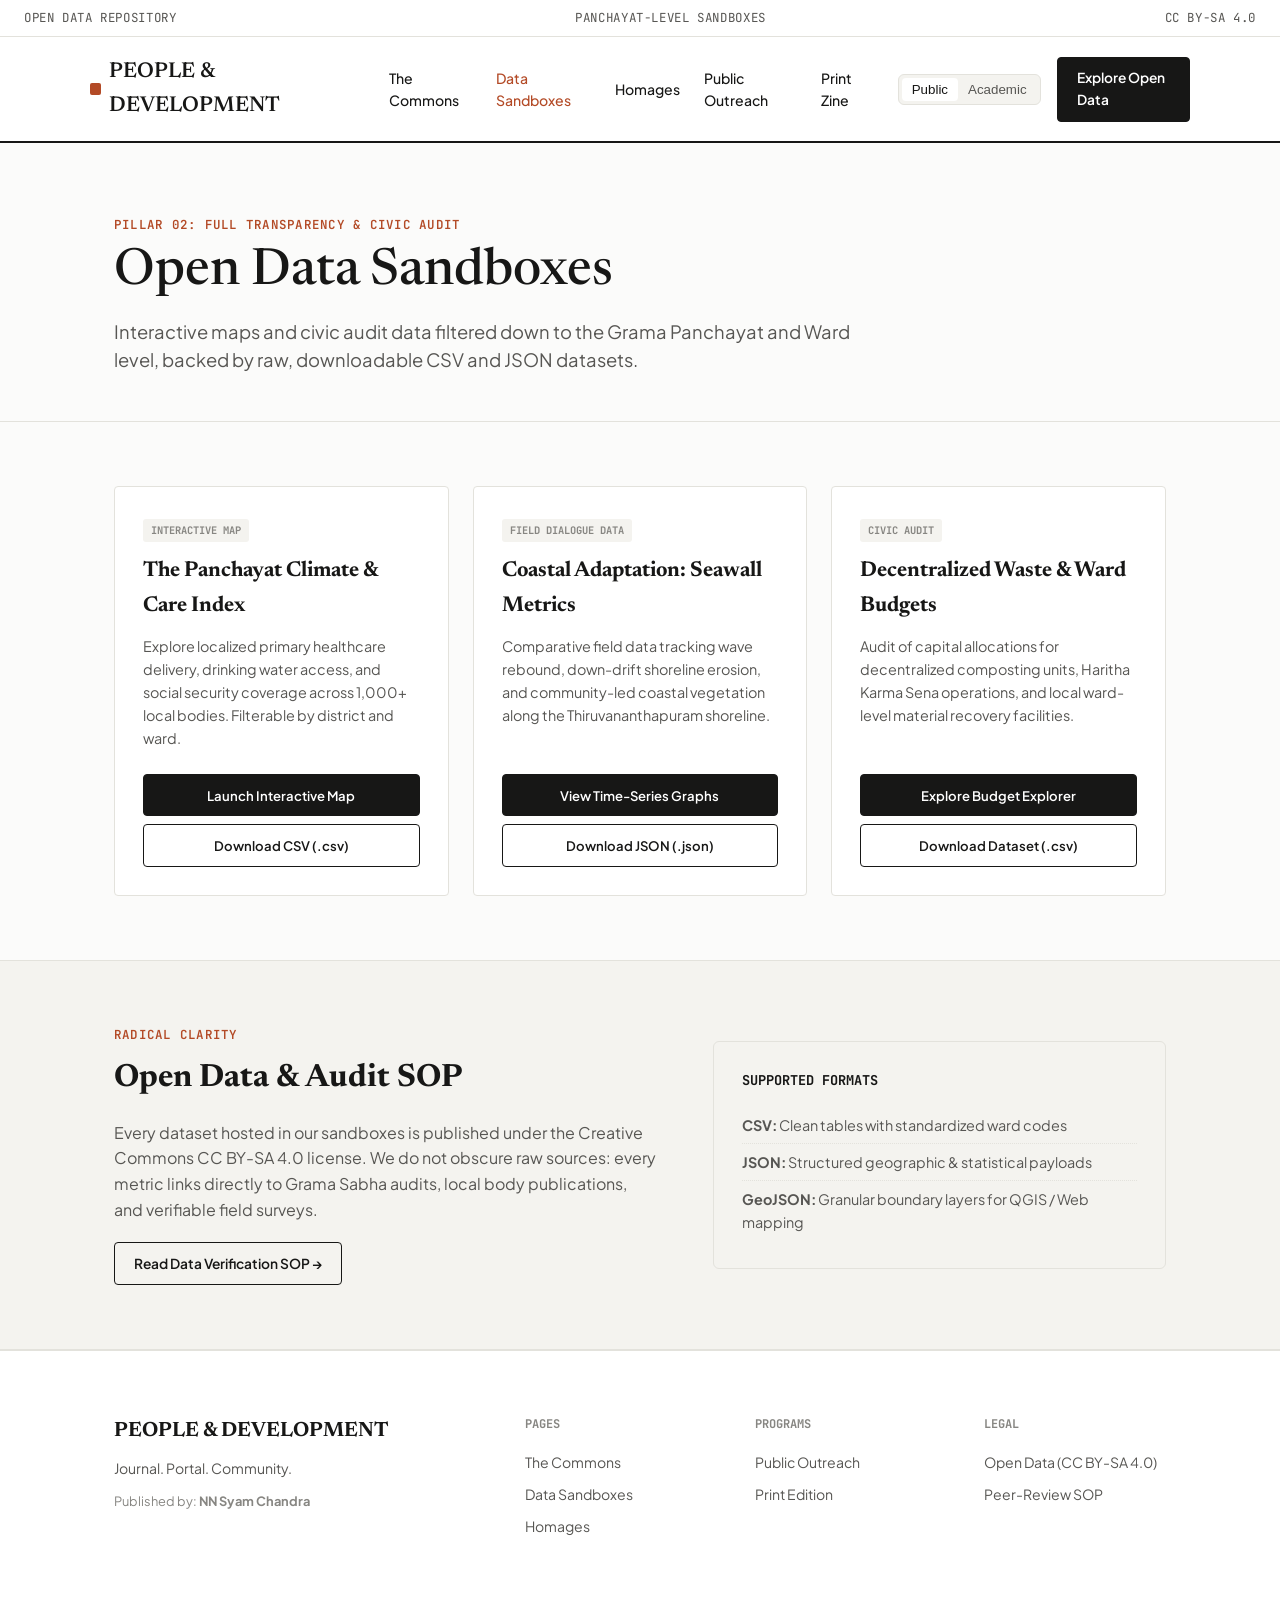
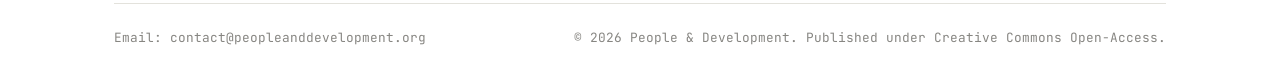
<file: sandboxes.html>
<!DOCTYPE html>
<html lang="en">
<head>
  <meta charset="UTF-8" />
  <meta name="viewport" content="width=device-width, initial-scale=1.0" />
  <title>Data Sandboxes — People & Development</title>
  <link rel="stylesheet" href="css/style.css" />
  <link rel="preconnect" href="https://fonts.googleapis.com">
  <link rel="preconnect" href="https://fonts.gstatic.com" crossorigin>
  <link href="https://fonts.googleapis.com/css2?family=Newsreader:ital,opsz,wght@0,6..72,400;0,6..72,500;1,6..72,400&family=Plus+Jakarta+Sans:wght@400;500;600;700&family=JetBrains+Mono:wght@400;500&display=swap" rel="stylesheet">
</head>
<body>
  <div class="top-bar">
    <div>Open Data Repository</div>
    <div>Panchayat-Level Sandboxes</div>
    <div>CC BY-SA 4.0</div>
  </div>

  <header>
    <div class="container nav-inner">
      <a href="index.html" class="brand"><span class="brand-mark"></span> PEOPLE &amp; DEVELOPMENT</a>
      <nav class="nav-links">
        <a href="the-commons.html">The Commons</a>
        <a href="sandboxes.html" class="active">Data Sandboxes</a>
        <a href="homages.html">Homages</a>
        <a href="events.html">Public Outreach</a>
        <a href="print-zine.html">Print Zine</a>
      </nav>
      <div class="nav-actions">
        <div class="toggle-wrap" role="group" aria-label="Audience View Switch">
          <button class="toggle-btn active" id="btn-public" onclick="switchView('public')">Public</button>
          <button class="toggle-btn" id="btn-academic" onclick="switchView('academic')">Academic</button>
        </div>
        <a href="sandboxes.html" class="btn btn-primary">Explore Open Data</a>
      </div>
    </div>
  </header>

  <main>
    <section class="page-header">
      <div class="container">
        <span class="section-label">Pillar 02: Full Transparency &amp; Civic Audit</span>
        <h1 class="page-title">Open Data Sandboxes</h1>
        <p class="page-intro">
          Interactive maps and civic audit data filtered down to the Grama Panchayat and Ward level, backed by raw, downloadable CSV and JSON datasets.
        </p>
      </div>
    </section>

    <!-- Interactive Sandboxes Grid -->
    <section class="content-section">
      <div class="container">
        <div class="grid-3">
          <!-- Card 1 -->
          <div class="card" style="display: flex; flex-direction: column; justify-content: space-between;">
            <div>
              <span class="m-tag" style="background: var(--bg-alt); padding: 3px 8px; border-radius: 3px; display: inline-block; margin-bottom: 0.75rem;">Interactive Map</span>
              <h3 style="font-family: var(--font-serif); font-size: 1.35rem; margin-bottom: 0.75rem;">The Panchayat Climate &amp; Care Index</h3>
              <p style="font-size: 0.9rem; color: var(--text-muted); margin-bottom: 1.5rem;">
                Explore localized primary healthcare delivery, drinking water access, and social security coverage across 1,000+ local bodies. Filterable by district and ward.
              </p>
            </div>
            <div>
              <a href="#" class="btn btn-primary" style="font-size: 0.82rem; margin-bottom: 0.5rem; display: block; text-align: center;">Launch Interactive Map</a>
              <a href="#" class="btn btn-secondary" style="font-size: 0.82rem; display: block; text-align: center;">Download CSV (.csv)</a>
            </div>
          </div>

          <!-- Card 2 -->
          <div class="card" style="display: flex; flex-direction: column; justify-content: space-between;">
            <div>
              <span class="m-tag" style="background: var(--bg-alt); padding: 3px 8px; border-radius: 3px; display: inline-block; margin-bottom: 0.75rem;">Field Dialogue Data</span>
              <h3 style="font-family: var(--font-serif); font-size: 1.35rem; margin-bottom: 0.75rem;">Coastal Adaptation: Seawall Metrics</h3>
              <p style="font-size: 0.9rem; color: var(--text-muted); margin-bottom: 1.5rem;">
                Comparative field data tracking wave rebound, down-drift shoreline erosion, and community-led coastal vegetation along the Thiruvananthapuram shoreline.
              </p>
            </div>
            <div>
              <a href="#" class="btn btn-primary" style="font-size: 0.82rem; margin-bottom: 0.5rem; display: block; text-align: center;">View Time-Series Graphs</a>
              <a href="#" class="btn btn-secondary" style="font-size: 0.82rem; display: block; text-align: center;">Download JSON (.json)</a>
            </div>
          </div>

          <!-- Card 3 -->
          <div class="card" style="display: flex; flex-direction: column; justify-content: space-between;">
            <div>
              <span class="m-tag" style="background: var(--bg-alt); padding: 3px 8px; border-radius: 3px; display: inline-block; margin-bottom: 0.75rem;">Civic Audit</span>
              <h3 style="font-family: var(--font-serif); font-size: 1.35rem; margin-bottom: 0.75rem;">Decentralized Waste &amp; Ward Budgets</h3>
              <p style="font-size: 0.9rem; color: var(--text-muted); margin-bottom: 1.5rem;">
                Audit of capital allocations for decentralized composting units, Haritha Karma Sena operations, and local ward-level material recovery facilities.
              </p>
            </div>
            <div>
              <a href="#" class="btn btn-primary" style="font-size: 0.82rem; margin-bottom: 0.5rem; display: block; text-align: center;">Explore Budget Explorer</a>
              <a href="#" class="btn btn-secondary" style="font-size: 0.82rem; display: block; text-align: center;">Download Dataset (.csv)</a>
            </div>
          </div>
        </div>
      </div>
    </section>

    <!-- Methodology & Open Data SOP -->
    <section class="content-section" style="background: var(--bg-alt);">
      <div class="container grid-2" style="align-items: center;">
        <div>
          <span class="section-label">Radical Clarity</span>
          <h2 style="font-family: var(--font-serif); font-size: 2rem; margin-bottom: 1rem;">Open Data &amp; Audit SOP</h2>
          <p style="color: var(--text-muted); font-size: 1rem; line-height: 1.6; margin-bottom: 1.25rem;">
            Every dataset hosted in our sandboxes is published under the Creative Commons CC BY-SA 4.0 license. We do not obscure raw sources: every metric links directly to Grama Sabha audits, local body publications, and verifiable field surveys.
          </p>
          <a href="#" class="btn btn-secondary">Read Data Verification SOP →</a>
        </div>
        <div class="matrix-card">
          <h4 style="font-family: var(--font-mono); font-size: 0.85rem; text-transform: uppercase; margin-bottom: 1rem;">Supported Formats</h4>
          <ul style="list-style: none; font-size: 0.9rem; color: var(--text-muted);">
            <li style="padding: 0.4rem 0; border-bottom: 1px dotted var(--border);"><strong>CSV:</strong> Clean tables with standardized ward codes</li>
            <li style="padding: 0.4rem 0; border-bottom: 1px dotted var(--border);"><strong>JSON:</strong> Structured geographic &amp; statistical payloads</li>
            <li style="padding: 0.4rem 0;"><strong>GeoJSON:</strong> Granular boundary layers for QGIS / Web mapping</li>
          </ul>
        </div>
      </div>
    </section>
  </main>

  <footer>
    <div class="container">
      <div class="footer-top">
        <div>
          <h3 style="font-family: var(--font-serif); font-size: 1.3rem; margin-bottom: 0.5rem;">PEOPLE &amp; DEVELOPMENT</h3>
          <p style="color: var(--text-muted); font-size: 0.88rem; margin-bottom: 0.75rem;">Journal. Portal. Community.</p>
          <p style="font-size: 0.8rem; color: var(--text-subtle);">Published by: <strong>NN Syam Chandra</strong></p>
        </div>
        <div class="footer-col">
          <h5>Pages</h5>
          <ul>
            <li><a href="the-commons.html">The Commons</a></li>
            <li><a href="sandboxes.html">Data Sandboxes</a></li>
            <li><a href="homages.html">Homages</a></li>
          </ul>
        </div>
        <div class="footer-col">
          <h5>Programs</h5>
          <ul>
            <li><a href="events.html">Public Outreach</a></li>
            <li><a href="print-zine.html">Print Edition</a></li>
          </ul>
        </div>
        <div class="footer-col">
          <h5>Legal</h5>
          <ul>
            <li><a href="#">Open Data (CC BY-SA 4.0)</a></li>
            <li><a href="#">Peer-Review SOP</a></li>
          </ul>
        </div>
      </div>
      <div class="footer-bottom">
        <div>Email: <a href="mailto:contact@peopleanddevelopment.org">contact@peopleanddevelopment.org</a></div>
        <div>© 2026 People &amp; Development. Published under Creative Commons Open-Access.</div>
      </div>
    </div>
  </footer>

  <script>
    function switchView(mode) {
      const publicBtn = document.getElementById('btn-public');
      const academicBtn = document.getElementById('btn-academic');
      if (mode === 'academic') {
        academicBtn.classList.add('active');
        publicBtn.classList.remove('active');
        document.body.classList.add('academic-view');
      } else {
        publicBtn.classList.add('active');
        academicBtn.classList.remove('active');
        document.body.classList.remove('academic-view');
      }
    }
  </script>
</body>
</html>
</file>
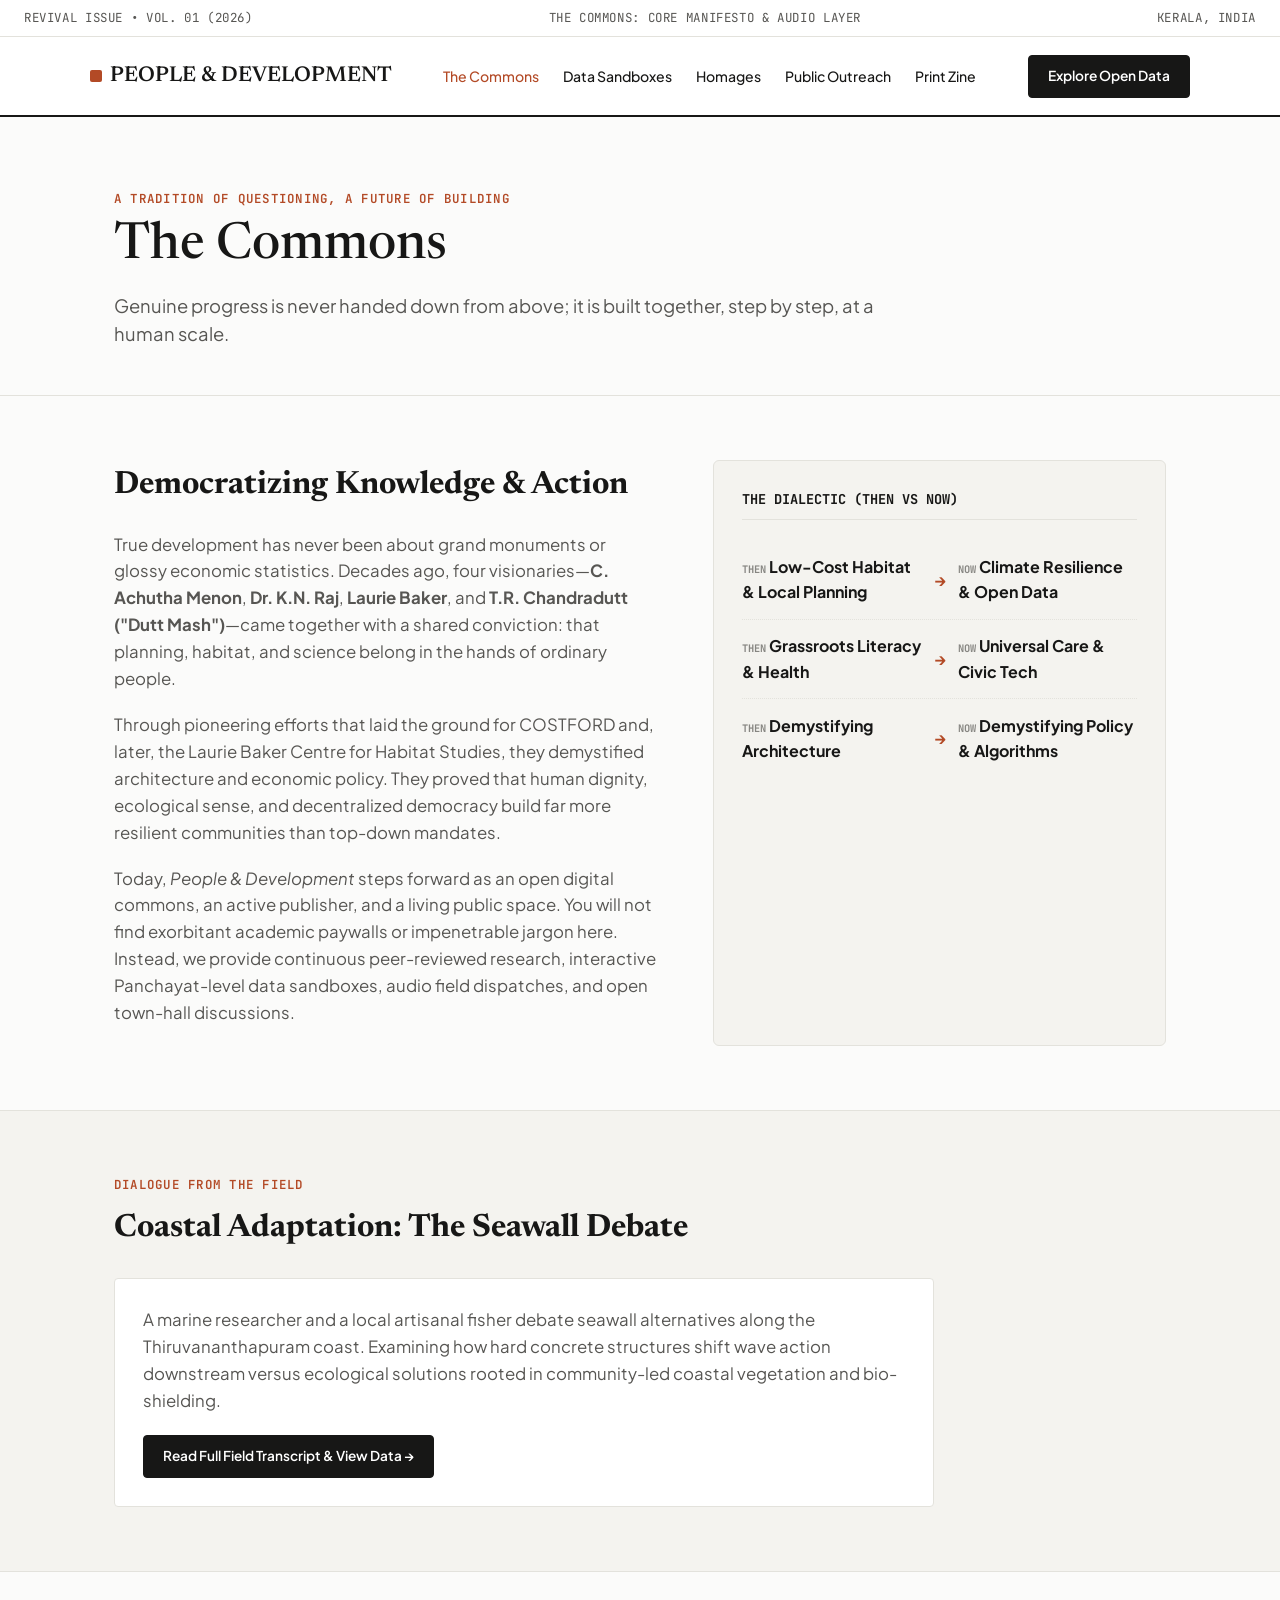
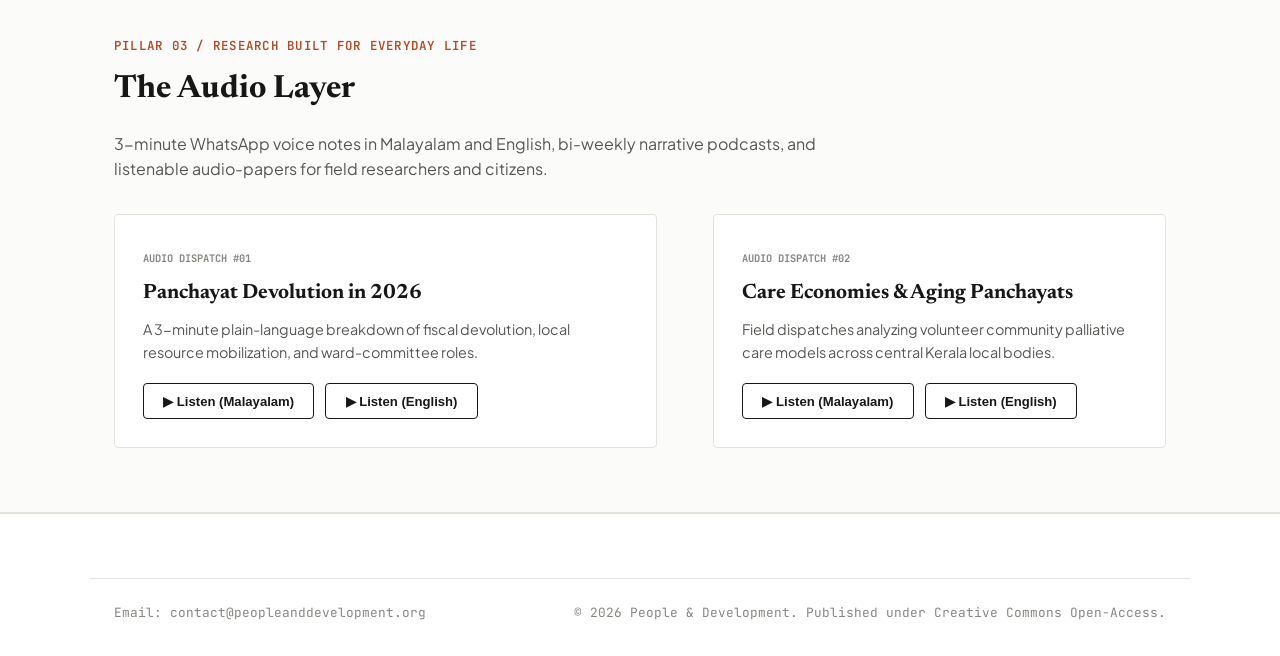
<file: the-commons.html>
<!DOCTYPE html>
<html lang="en">
<head>
  <meta charset="UTF-8" />
  <meta name="viewport" content="width=device-width, initial-scale=1.0" />
  <title>The Commons — People & Development</title>
  <link rel="stylesheet" href="css/style.css" />
  <link rel="preconnect" href="https://fonts.googleapis.com">
  <link rel="preconnect" href="https://fonts.gstatic.com" crossorigin>
  <link href="https://fonts.googleapis.com/css2?family=Newsreader:ital,opsz,wght@0,6..72,400;0,6..72,500;1,6..72,400&family=Plus+Jakarta+Sans:wght@400;500;600;700&family=JetBrains+Mono:wght@400;500&display=swap" rel="stylesheet">
</head>
<body>
  <div class="top-bar">
    <div>Revival Issue • Vol. 01 (2026)</div>
    <div>The Commons: Core Manifesto &amp; Audio Layer</div>
    <div>Kerala, India</div>
  </div>

  <header>
    <div class="container nav-inner">
      <a href="index.html" class="brand"><span class="brand-mark"></span> PEOPLE &amp; DEVELOPMENT</a>
      <nav class="nav-links">
        <a href="the-commons.html" class="active">The Commons</a>
        <a href="sandboxes.html">Data Sandboxes</a>
        <a href="homages.html">Homages</a>
        <a href="events.html">Public Outreach</a>
        <a href="print-zine.html">Print Zine</a>
      </nav>
      <div class="nav-actions">
        <a href="sandboxes.html" class="btn btn-primary">Explore Open Data</a>
      </div>
    </div>
  </header>

  <main>
    <section class="page-header">
      <div class="container">
        <span class="section-label">A Tradition of Questioning, A Future of Building</span>
        <h1 class="page-title">The Commons</h1>
        <p class="page-intro">
          Genuine progress is never handed down from above; it is built together, step by step, at a human scale.
        </p>
      </div>
    </section>

    <!-- Manifesto & Matrix Section -->
    <section class="content-section">
      <div class="container grid-2">
        <div>
          <h2 style="font-family: var(--font-serif); font-size: 2rem; margin-bottom: 1.25rem;">Democratizing Knowledge &amp; Action</h2>
          <p style="margin-bottom: 1.2rem; color: var(--text-muted); font-size: 1.05rem;">
            True development has never been about grand monuments or glossy economic statistics. Decades ago, four visionaries—<strong>C. Achutha Menon</strong>, <strong>Dr. K.N. Raj</strong>, <strong>Laurie Baker</strong>, and <strong>T.R. Chandradutt ("Dutt Mash")</strong>—came together with a shared conviction: that planning, habitat, and science belong in the hands of ordinary people.
          </p>
          <p style="margin-bottom: 1.2rem; color: var(--text-muted); font-size: 1.05rem;">
            Through pioneering efforts that laid the ground for COSTFORD and, later, the Laurie Baker Centre for Habitat Studies, they demystified architecture and economic policy. They proved that human dignity, ecological sense, and decentralized democracy build far more resilient communities than top-down mandates.
          </p>
          <p style="color: var(--text-muted); font-size: 1.05rem; margin-bottom: 1.2rem;">
            Today, <em>People &amp; Development</em> steps forward as an open digital commons, an active publisher, and a living public space. You will not find exorbitant academic paywalls or impenetrable jargon here. Instead, we provide continuous peer-reviewed research, interactive Panchayat-level data sandboxes, audio field dispatches, and open town-hall discussions.
          </p>
        </div>

        <div class="matrix-card">
          <h4 style="font-family: var(--font-mono); font-size: 0.85rem; text-transform: uppercase; margin-bottom: 1.25rem; border-bottom: 1px solid var(--border); padding-bottom: 0.5rem;">The Dialectic (Then vs Now)</h4>
          <div class="matrix-row">
            <div>
              <span class="m-tag">Then</span>
              <strong>Low-Cost Habitat &amp; Local Planning</strong>
            </div>
            <div class="m-arrow">→</div>
            <div>
              <span class="m-tag">Now</span>
              <strong>Climate Resilience &amp; Open Data</strong>
            </div>
          </div>
          <div class="matrix-row">
            <div>
              <span class="m-tag">Then</span>
              <strong>Grassroots Literacy &amp; Health</strong>
            </div>
            <div class="m-arrow">→</div>
            <div>
              <span class="m-tag">Now</span>
              <strong>Universal Care &amp; Civic Tech</strong>
            </div>
          </div>
          <div class="matrix-row">
            <div>
              <span class="m-tag">Then</span>
              <strong>Demystifying Architecture</strong>
            </div>
            <div class="m-arrow">→</div>
            <div>
              <span class="m-tag">Now</span>
              <strong>Demystifying Policy &amp; Algorithms</strong>
            </div>
          </div>
        </div>
      </div>
    </section>

    <!-- Field Dialogue Featured Section -->
    <section class="content-section" style="background: var(--bg-alt);">
      <div class="container">
        <span class="section-label">Dialogue From The Field</span>
        <h2 style="font-family: var(--font-serif); font-size: 2rem; margin-bottom: 1rem;">Coastal Adaptation: The Seawall Debate</h2>
        <div class="card" style="margin-top: 1.5rem; max-width: 820px;">
          <p style="color: var(--text-muted); font-size: 1.05rem; line-height: 1.6; margin-bottom: 1.25rem;">
            A marine researcher and a local artisanal fisher debate seawall alternatives along the Thiruvananthapuram coast. Examining how hard concrete structures shift wave action downstream versus ecological solutions rooted in community-led coastal vegetation and bio-shielding.
          </p>
          <a href="#" class="btn btn-primary" style="font-size: 0.85rem;">Read Full Field Transcript &amp; View Data →</a>
        </div>
      </div>
    </section>

    <!-- Pillar 03: The Audio Layer -->
    <section class="content-section">
      <div class="container">
        <span class="section-label">Pillar 03 / Research Built for Everyday Life</span>
        <h2 style="font-family: var(--font-serif); font-size: 2rem; margin-bottom: 1rem;">The Audio Layer</h2>
        <p style="color: var(--text-muted); margin-bottom: 2rem; max-width: 720px;">
          3-minute WhatsApp voice notes in Malayalam and English, bi-weekly narrative podcasts, and listenable audio-papers for field researchers and citizens.
        </p>
        <div class="grid-2">
          <div class="card">
            <span class="m-tag">Audio Dispatch #01</span>
            <h4 style="font-family: var(--font-serif); font-size: 1.3rem; margin: 0.5rem 0;">Panchayat Devolution in 2026</h4>
            <p style="font-size: 0.9rem; color: var(--text-muted); margin-bottom: 1.2rem;">A 3-minute plain-language breakdown of fiscal devolution, local resource mobilization, and ward-committee roles.</p>
            <button class="btn btn-secondary" style="font-size: 0.82rem;">▶ Listen (Malayalam)</button>
            <button class="btn btn-secondary" style="font-size: 0.82rem; margin-left: 0.5rem;">▶ Listen (English)</button>
          </div>

          <div class="card">
            <span class="m-tag">Audio Dispatch #02</span>
            <h4 style="font-family: var(--font-serif); font-size: 1.3rem; margin: 0.5rem 0;">Care Economies &amp; Aging Panchayats</h4>
            <p style="font-size: 0.9rem; color: var(--text-muted); margin-bottom: 1.2rem;">Field dispatches analyzing volunteer community palliative care models across central Kerala local bodies.</p>
            <button class="btn btn-secondary" style="font-size: 0.82rem;">▶ Listen (Malayalam)</button>
            <button class="btn btn-secondary" style="font-size: 0.82rem; margin-left: 0.5rem;">▶ Listen (English)</button>
          </div>
        </div>
      </div>
    </section>
  </main>

  <footer>
    <div class="container footer-bottom">
      <div>Email: <a href="mailto:contact@peopleanddevelopment.org">contact@peopleanddevelopment.org</a></div>
      <div>© 2026 People &amp; Development. Published under Creative Commons Open-Access.</div>
    </div>
  </footer>
</body>
</html>
</file>
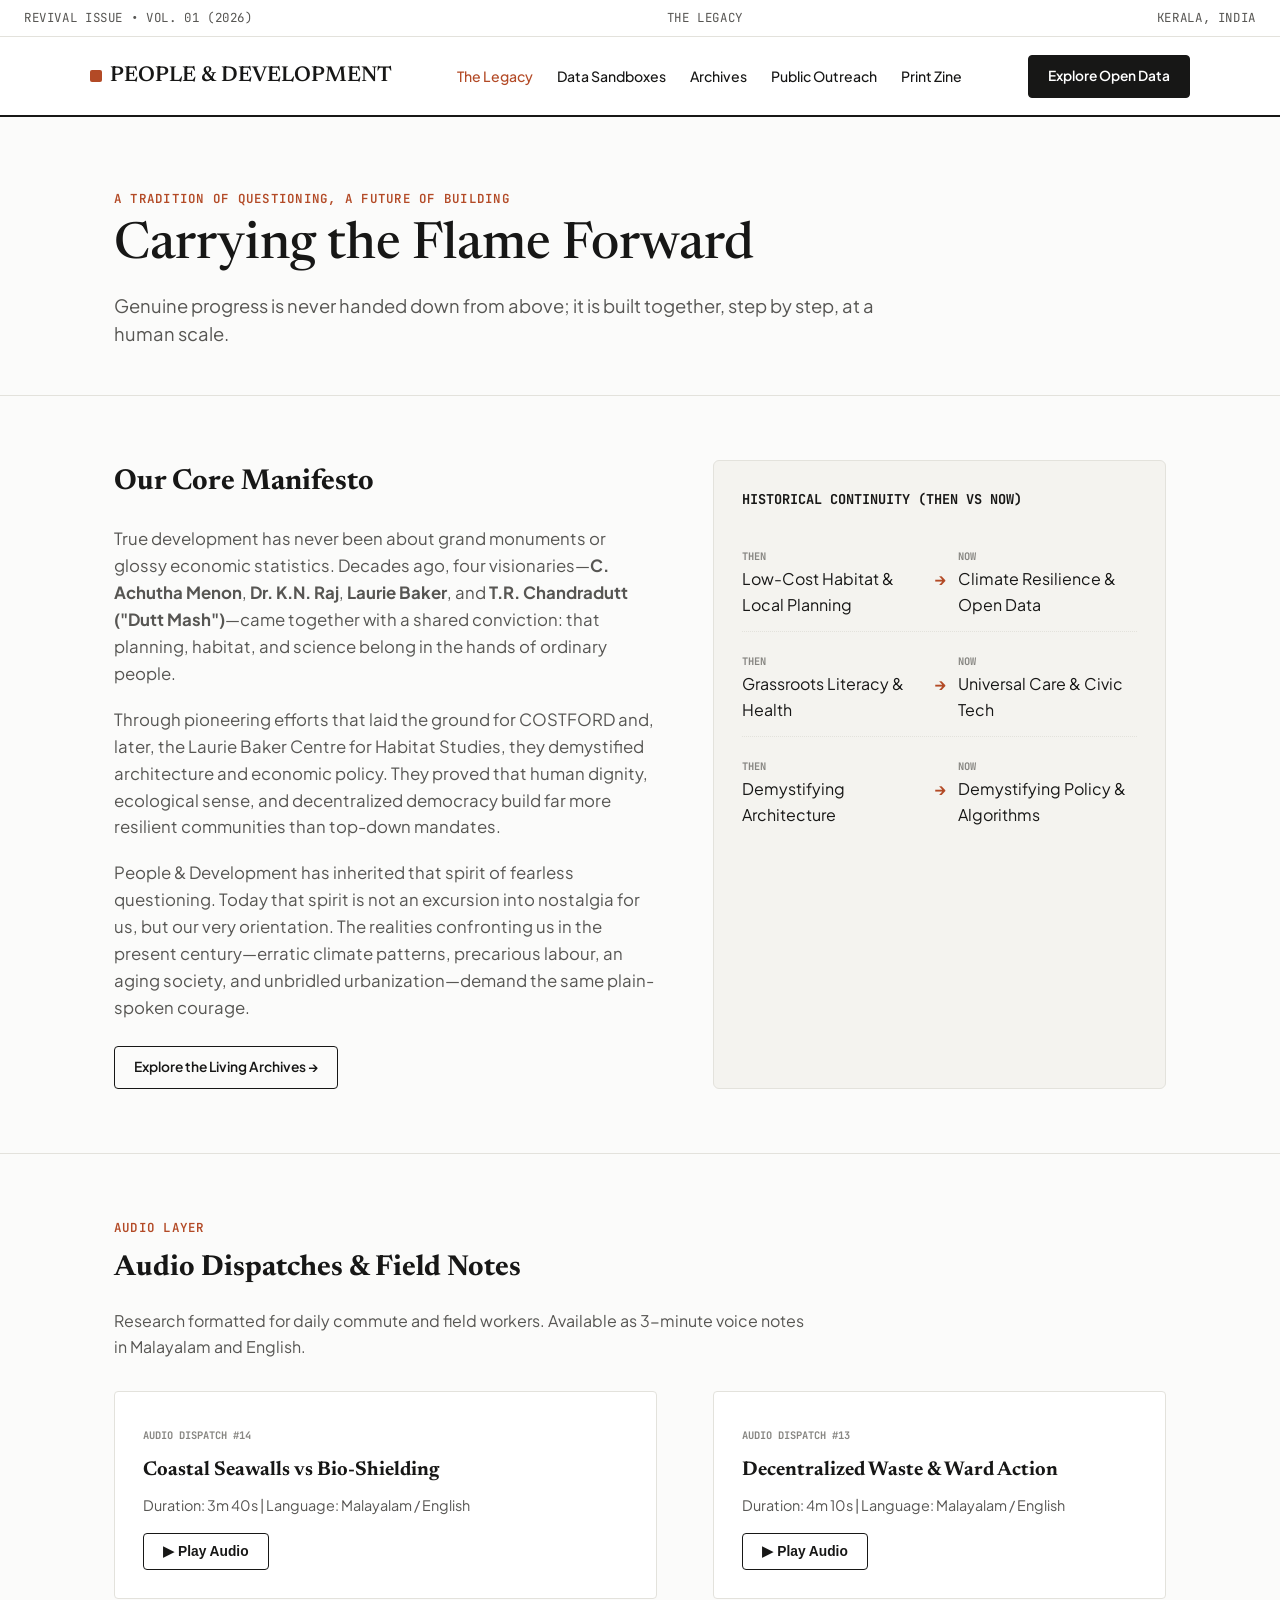
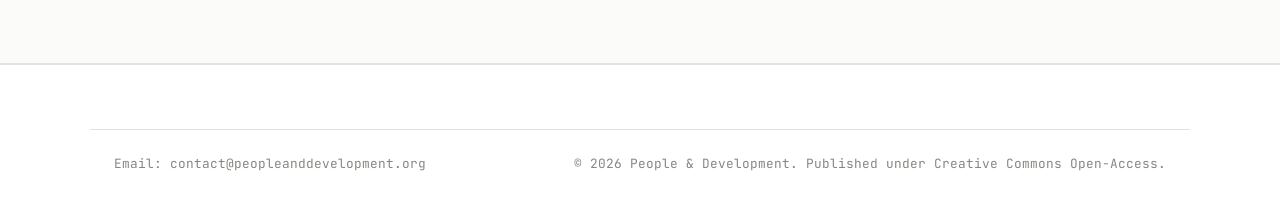
<file: the-legacy.html>
<!DOCTYPE html>
<html lang="en">
<head>
  <meta charset="UTF-8" />
  <meta name="viewport" content="width=device-width, initial-scale=1.0" />
  <title>The Legacy &amp; Manifesto — People &amp; Development</title>
  <link rel="stylesheet" href="css/style.css" />
  <link href="https://fonts.googleapis.com/css2?family=Newsreader:ital,opsz,wght@0,6..72,400;0,6..72,500;1,6..72,400&family=Plus+Jakarta+Sans:wght@400;500;600;700&family=JetBrains+Mono:wght@400;500&display=swap" rel="stylesheet">
</head>
<body>
  <div class="top-bar">
    <div>Revival Issue • Vol. 01 (2026)</div>
    <div>The Legacy</div>
    <div>Kerala, India</div>
  </div>

  <header>
    <div class="container nav-inner">
      <a href="index.html" class="brand"><span class="brand-mark"></span> PEOPLE &amp; DEVELOPMENT</a>
      <nav class="nav-links">
        <a href="the-legacy.html" class="active">The Legacy</a>
        <a href="sandboxes.html">Data Sandboxes</a>
        <a href="archives.html">Archives</a>
        <a href="events.html">Public Outreach</a>
        <a href="print-zine.html">Print Zine</a>
      </nav>
      <div class="nav-actions">
        <a href="sandboxes.html" class="btn btn-primary">Explore Open Data</a>
      </div>
    </div>
  </header>

  <main>
    <section class="page-header">
      <div class="container">
        <span class="section-label">A Tradition of Questioning, A Future of Building</span>
        <h1 class="page-title">Carrying the Flame Forward</h1>
        <p class="page-intro">
          Genuine progress is never handed down from above; it is built together, step by step, at a human scale.
        </p>
      </div>
    </section>

    <section class="content-section">
      <div class="container grid-2">
        <div>
          <h2 style="font-family: var(--font-serif); font-size: 1.8rem; margin-bottom: 1.25rem;">Our Core Manifesto</h2>
          <p style="margin-bottom: 1.2rem; color: var(--text-muted); font-size: 1.05rem;">
            True development has never been about grand monuments or glossy economic statistics. Decades ago, four visionaries—<strong>C. Achutha Menon</strong>, <strong>Dr. K.N. Raj</strong>, <strong>Laurie Baker</strong>, and <strong>T.R. Chandradutt ("Dutt Mash")</strong>—came together with a shared conviction: that planning, habitat, and science belong in the hands of ordinary people.
          </p>
          <p style="margin-bottom: 1.2rem; color: var(--text-muted); font-size: 1.05rem;">
            Through pioneering efforts that laid the ground for COSTFORD and, later, the Laurie Baker Centre for Habitat Studies, they demystified architecture and economic policy. They proved that human dignity, ecological sense, and decentralized democracy build far more resilient communities than top-down mandates.
          </p>
          <p style="color: var(--text-muted); font-size: 1.05rem;">
            People &amp; Development has inherited that spirit of fearless questioning. Today that spirit is not an excursion into nostalgia for us, but our very orientation. The realities confronting us in the present century—erratic climate patterns, precarious labour, an aging society, and unbridled urbanization—demand the same plain-spoken courage.
          </p>
          <div style="margin-top: 1.5rem;">
            <a href="archives.html" class="btn btn-secondary">Explore the Living Archives →</a>
          </div>
        </div>

        <div class="matrix-card">
          <h4 style="font-family: var(--font-mono); font-size: 0.85rem; text-transform: uppercase; margin-bottom: 1rem;">Historical Continuity (Then vs Now)</h4>
          <div class="matrix-row">
            <div>
              <span class="m-tag">Then</span>
              <div>Low-Cost Habitat &amp; Local Planning</div>
            </div>
            <div class="m-arrow">→</div>
            <div>
              <span class="m-tag">Now</span>
              <div>Climate Resilience &amp; Open Data</div>
            </div>
          </div>
          <div class="matrix-row">
            <div>
              <span class="m-tag">Then</span>
              <div>Grassroots Literacy &amp; Health</div>
            </div>
            <div class="m-arrow">→</div>
            <div>
              <span class="m-tag">Now</span>
              <div>Universal Care &amp; Civic Tech</div>
            </div>
          </div>
          <div class="matrix-row">
            <div>
              <span class="m-tag">Then</span>
              <div>Demystifying Architecture</div>
            </div>
            <div class="m-arrow">→</div>
            <div>
              <span class="m-tag">Now</span>
              <div>Demystifying Policy &amp; Algorithms</div>
            </div>
          </div>
        </div>
      </div>
    </section>

    <!-- The Audio Layer -->
    <section class="content-section">
      <div class="container">
        <span class="section-label">Audio Layer</span>
        <h2 style="font-family: var(--font-serif); font-size: 1.8rem; margin-bottom: 1rem;">Audio Dispatches &amp; Field Notes</h2>
        <p style="max-width: 700px; color: var(--text-muted); margin-bottom: 2rem;">Research formatted for daily commute and field workers. Available as 3-minute voice notes in Malayalam and English.</p>
        <div class="grid-2">
          <div class="card">
            <span class="m-tag">Audio Dispatch #14</span>
            <h4 style="font-family: var(--font-serif); font-size: 1.25rem; margin: 0.5rem 0;">Coastal Seawalls vs Bio-Shielding</h4>
            <p style="font-size: 0.9rem; color: var(--text-muted); margin-bottom: 1rem;">Duration: 3m 40s | Language: Malayalam / English</p>
            <button class="btn btn-secondary">▶ Play Audio</button>
          </div>
          <div class="card">
            <span class="m-tag">Audio Dispatch #13</span>
            <h4 style="font-family: var(--font-serif); font-size: 1.25rem; margin: 0.5rem 0;">Decentralized Waste &amp; Ward Action</h4>
            <p style="font-size: 0.9rem; color: var(--text-muted); margin-bottom: 1rem;">Duration: 4m 10s | Language: Malayalam / English</p>
            <button class="btn btn-secondary">▶ Play Audio</button>
          </div>
        </div>
      </div>
    </section>
  </main>

  <footer>
    <div class="container footer-bottom">
      <div>Email: contact@peopleanddevelopment.org</div>
      <div>© 2026 People &amp; Development. Published under Creative Commons Open-Access.</div>
    </div>
  </footer>
</body>
</html>
</file>
<file: css/style.css>
:root {
  --bg: #fbfbfa;
  --bg-alt: #f4f3ef;
  --surface: #ffffff;
  --text: #171716;
  --text-muted: #575653;
  --text-subtle: #878682;
  --border: #e3e2dc;
  --border-dark: #171716;
  --accent: #b34a26;
  --accent-hover: #93381a;
  --font-serif: "Newsreader", Georgia, serif;
  --font-sans: "Plus Jakarta Sans", -apple-system, BlinkMacSystemFont, sans-serif;
  --font-mono: "JetBrains Mono", monospace;
  --max-width: 1100px;
}

* { box-sizing: border-box; margin: 0; padding: 0; }

body {
  background-color: var(--bg);
  color: var(--text);
  font-family: var(--font-sans);
  font-size: 16px;
  line-height: 1.6;
  -webkit-font-smoothing: antialiased;
}

a { color: inherit; text-decoration: none; }

.top-bar {
  border-bottom: 1px solid var(--border);
  padding: 0.5rem 1.5rem;
  font-size: 0.78rem;
  display: flex;
  justify-content: space-between;
  align-items: center;
  background: var(--surface);
  color: var(--text-muted);
  font-family: var(--font-mono);
  text-transform: uppercase;
  letter-spacing: 0.05em;
}

.container {
  max-width: var(--max-width);
  margin: 0 auto;
  padding: 0 1.5rem;
}

header {
  background: var(--surface);
  border-bottom: 2px solid var(--border-dark);
  position: sticky;
  top: 0;
  z-index: 100;
}

.nav-inner {
  display: flex;
  align-items: center;
  justify-content: space-between;
  padding: 1.1rem 0;
  gap: 1.5rem;
}

.brand {
  font-family: var(--font-serif);
  font-size: 1.35rem;
  font-weight: 600;
  display: flex;
  align-items: center;
  gap: 0.5rem;
}

.brand-mark {
  width: 12px;
  height: 12px;
  background: var(--accent);
  border-radius: 2px;
}

.nav-links {
  display: flex;
  align-items: center;
  gap: 1.5rem;
  font-size: 0.88rem;
  font-weight: 500;
}

.nav-links a:hover,
.nav-links a.active {
  color: var(--accent);
}

.nav-actions {
  display: flex;
  align-items: center;
  gap: 1rem;
}

.toggle-wrap {
  display: inline-flex;
  background: var(--bg-alt);
  padding: 3px;
  border-radius: 6px;
  border: 1px solid var(--border);
  font-size: 0.75rem;
  font-weight: 600;
}

.toggle-btn {
  padding: 4px 10px;
  border-radius: 4px;
  cursor: pointer;
  border: none;
  background: transparent;
  color: var(--text-muted);
}

.toggle-btn.active {
  background: var(--surface);
  color: var(--text);
}

.btn {
  display: inline-block;
  padding: 0.6rem 1.2rem;
  font-size: 0.86rem;
  font-weight: 600;
  border-radius: 4px;
  border: 1px solid var(--border-dark);
  cursor: pointer;
}

.btn-primary { background: var(--border-dark); color: #fff; }
.btn-primary:hover { background: #333; }
.btn-secondary { background: transparent; color: var(--text); }
.btn-secondary:hover { background: var(--bg-alt); }
.btn-accent { background: var(--accent); border-color: var(--accent); color: #fff; }

.page-header {
  padding: 4.5rem 0 3rem;
  border-bottom: 1px solid var(--border);
}

.section-label {
  font-family: var(--font-mono);
  font-size: 0.78rem;
  text-transform: uppercase;
  letter-spacing: 0.1em;
  color: var(--accent);
  margin-bottom: 0.5rem;
  display: block;
  font-weight: 600;
}

.page-title {
  font-family: var(--font-serif);
  font-size: clamp(2.2rem, 4vw, 3.4rem);
  line-height: 1.15;
  font-weight: 500;
  margin-bottom: 1rem;
}

.page-intro {
  font-size: 1.15rem;
  color: var(--text-muted);
  max-width: 780px;
  line-height: 1.5;
}

.content-section {
  padding: 4rem 0;
  border-bottom: 1px solid var(--border);
}

.grid-2 {
  display: grid;
  grid-template-columns: 1.2fr 1fr;
  gap: 3.5rem;
}

.grid-3 {
  display: grid;
  grid-template-columns: repeat(3, 1fr);
  gap: 1.5rem;
}

.grid-4 {
  display: grid;
  grid-template-columns: repeat(auto-fit, minmax(240px, 1fr));
  gap: 1.5rem;
}

.card {
  border: 1px solid var(--border);
  background: var(--surface);
  padding: 1.75rem;
  border-radius: 4px;
}

/* Then vs Now Table */
.matrix-card {
  background: var(--bg-alt);
  border: 1px solid var(--border);
  border-radius: 6px;
  padding: 1.75rem;
}

.matrix-row {
  display: grid;
  grid-template-columns: 1fr auto 1fr;
  align-items: center;
  gap: 0.75rem;
  padding: 0.85rem 0;
  border-bottom: 1px dotted var(--border);
}
.matrix-row:last-child { border-bottom: none; }
.m-tag { font-family: var(--font-mono); font-size: 0.65rem; font-weight: 700; text-transform: uppercase; color: var(--text-subtle); }
.m-arrow { color: var(--accent); font-weight: 700; }

/* Video Frame */
.video-frame-wrap {
  position: relative;
  padding-bottom: 56.25%;
  height: 0;
  overflow: hidden;
  border-radius: 6px;
  border: 1px solid var(--border);
  background: #000;
}
.video-frame-wrap iframe {
  position: absolute;
  top: 0;
  left: 0;
  width: 100%;
  height: 100%;
  border: 0;
}

/* Footer */
footer {
  background: var(--surface);
  border-top: 1px solid var(--border);
  padding: 4rem 0 2rem;
  font-size: 0.88rem;
}
.footer-top {
  display: grid;
  grid-template-columns: 2fr 1fr 1fr 1fr;
  gap: 3rem;
  margin-bottom: 3.5rem;
}
.footer-col h5 {
  font-family: var(--font-mono);
  font-size: 0.75rem;
  text-transform: uppercase;
  margin-bottom: 1rem;
  color: var(--text-subtle);
}
.footer-col ul { list-style: none; }
.footer-col li { margin-bottom: 0.6rem; }
.footer-col a { color: var(--text-muted); }
.footer-col a:hover { color: var(--accent); }
.footer-bottom {
  border-top: 1px solid var(--border);
  padding-top: 1.5rem;
  display: flex;
  justify-content: space-between;
  font-size: 0.8rem;
  font-family: var(--font-mono);
  color: var(--text-subtle);
}

@media (max-width: 900px) {
  .grid-2, .grid-3, .footer-top { grid-template-columns: 1fr; }
  .nav-links { display: none; }
}
</file>
